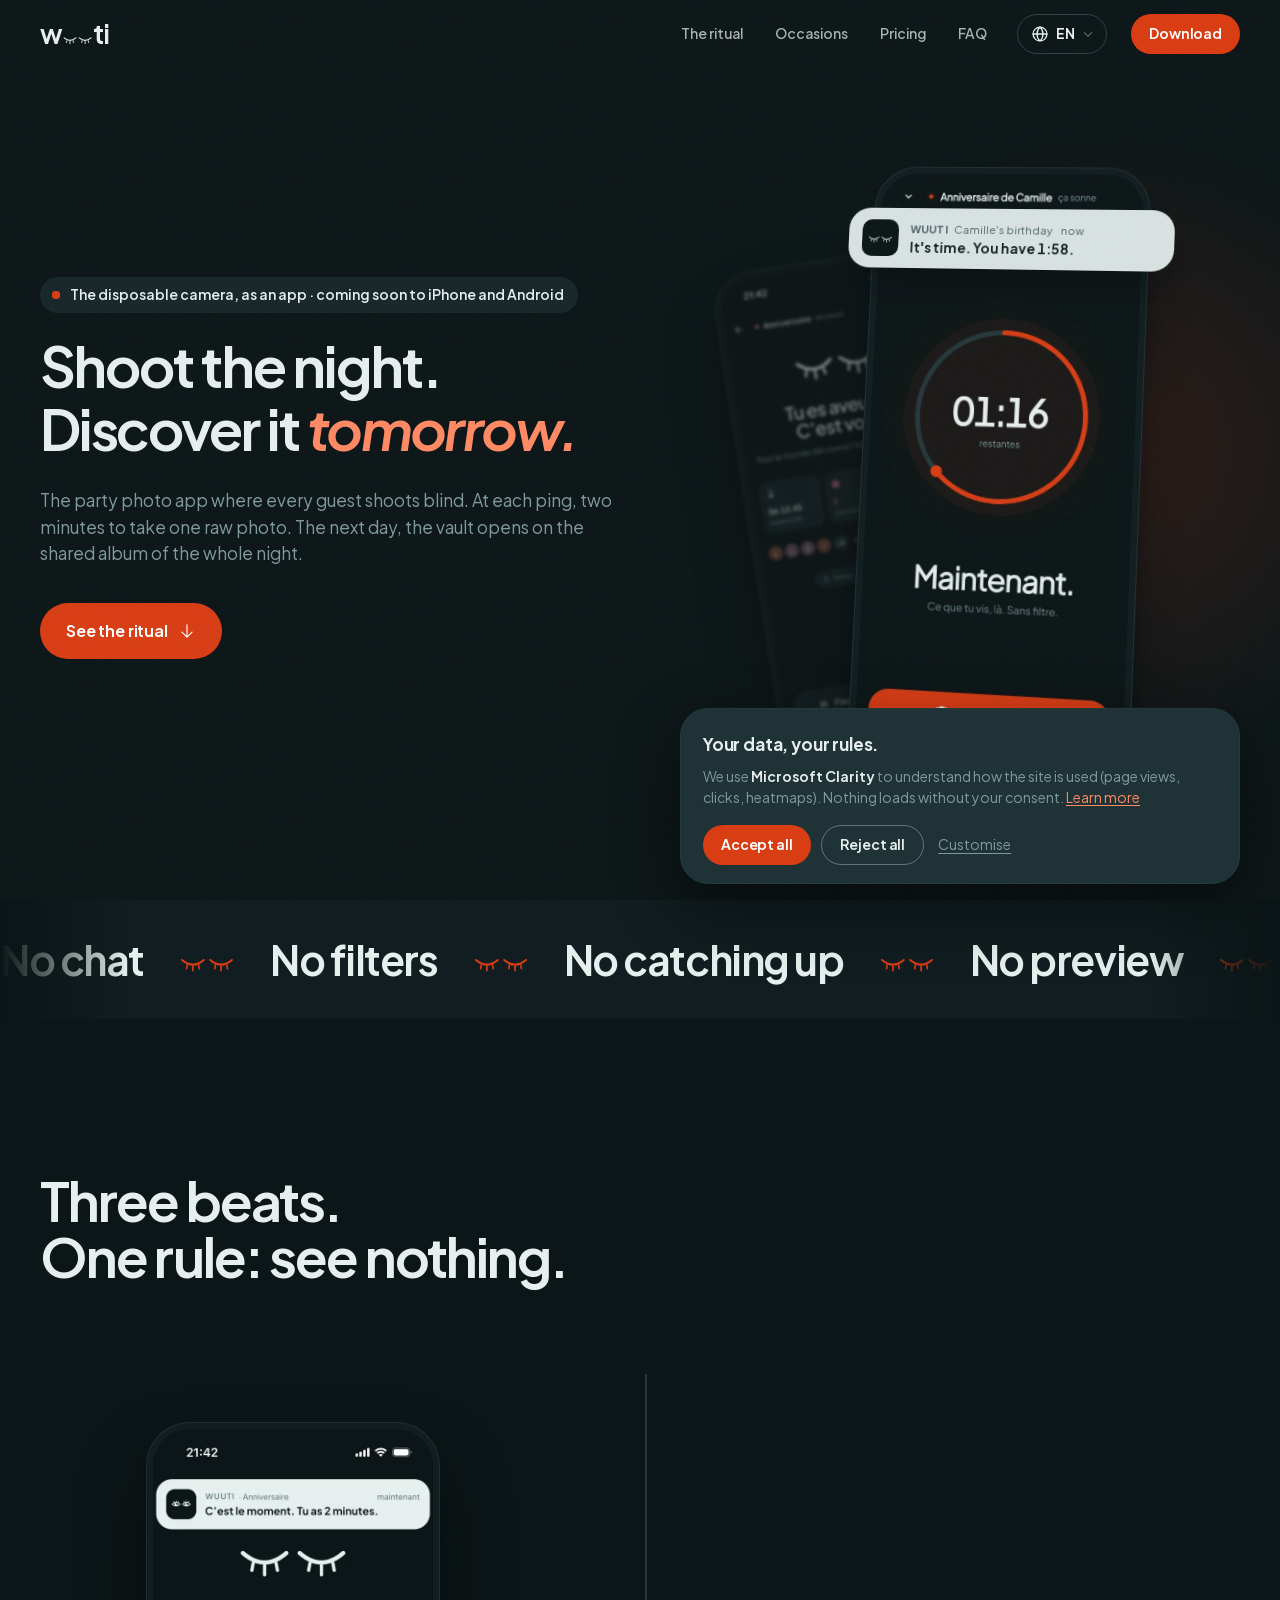
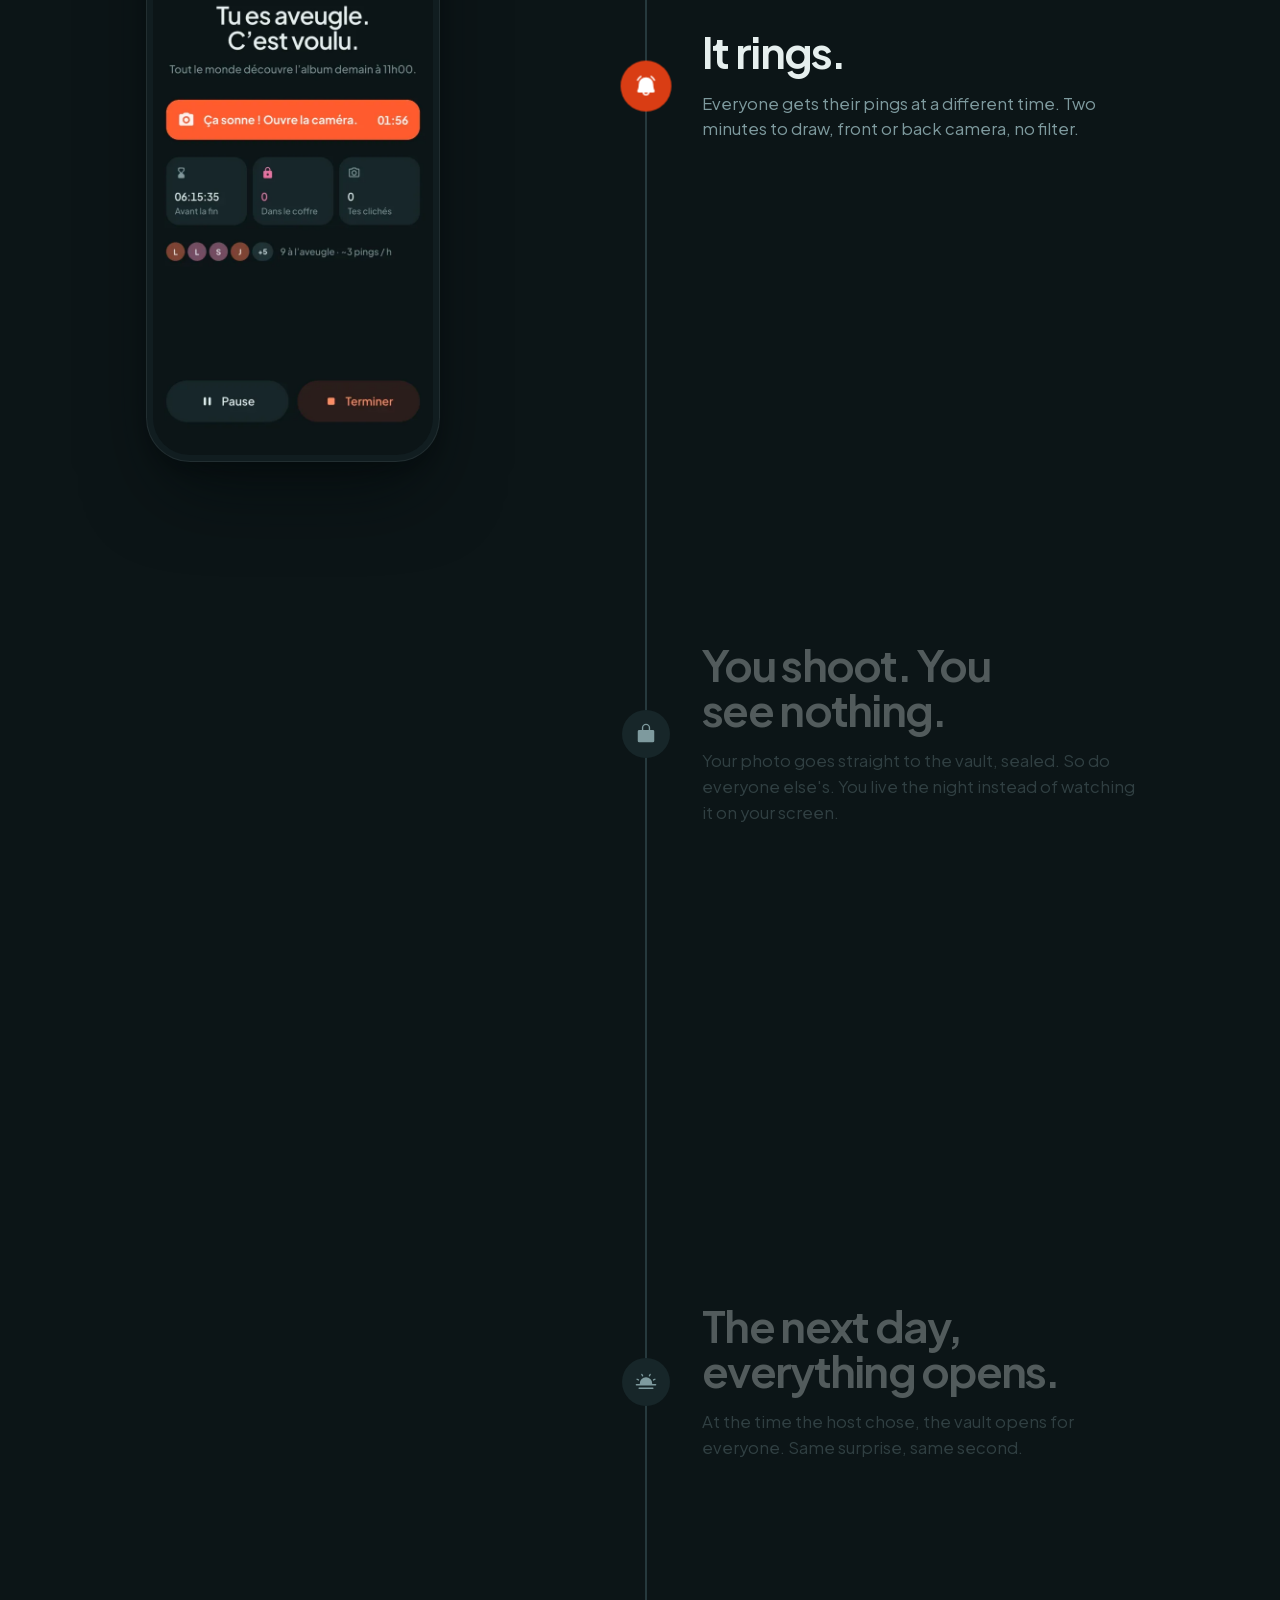
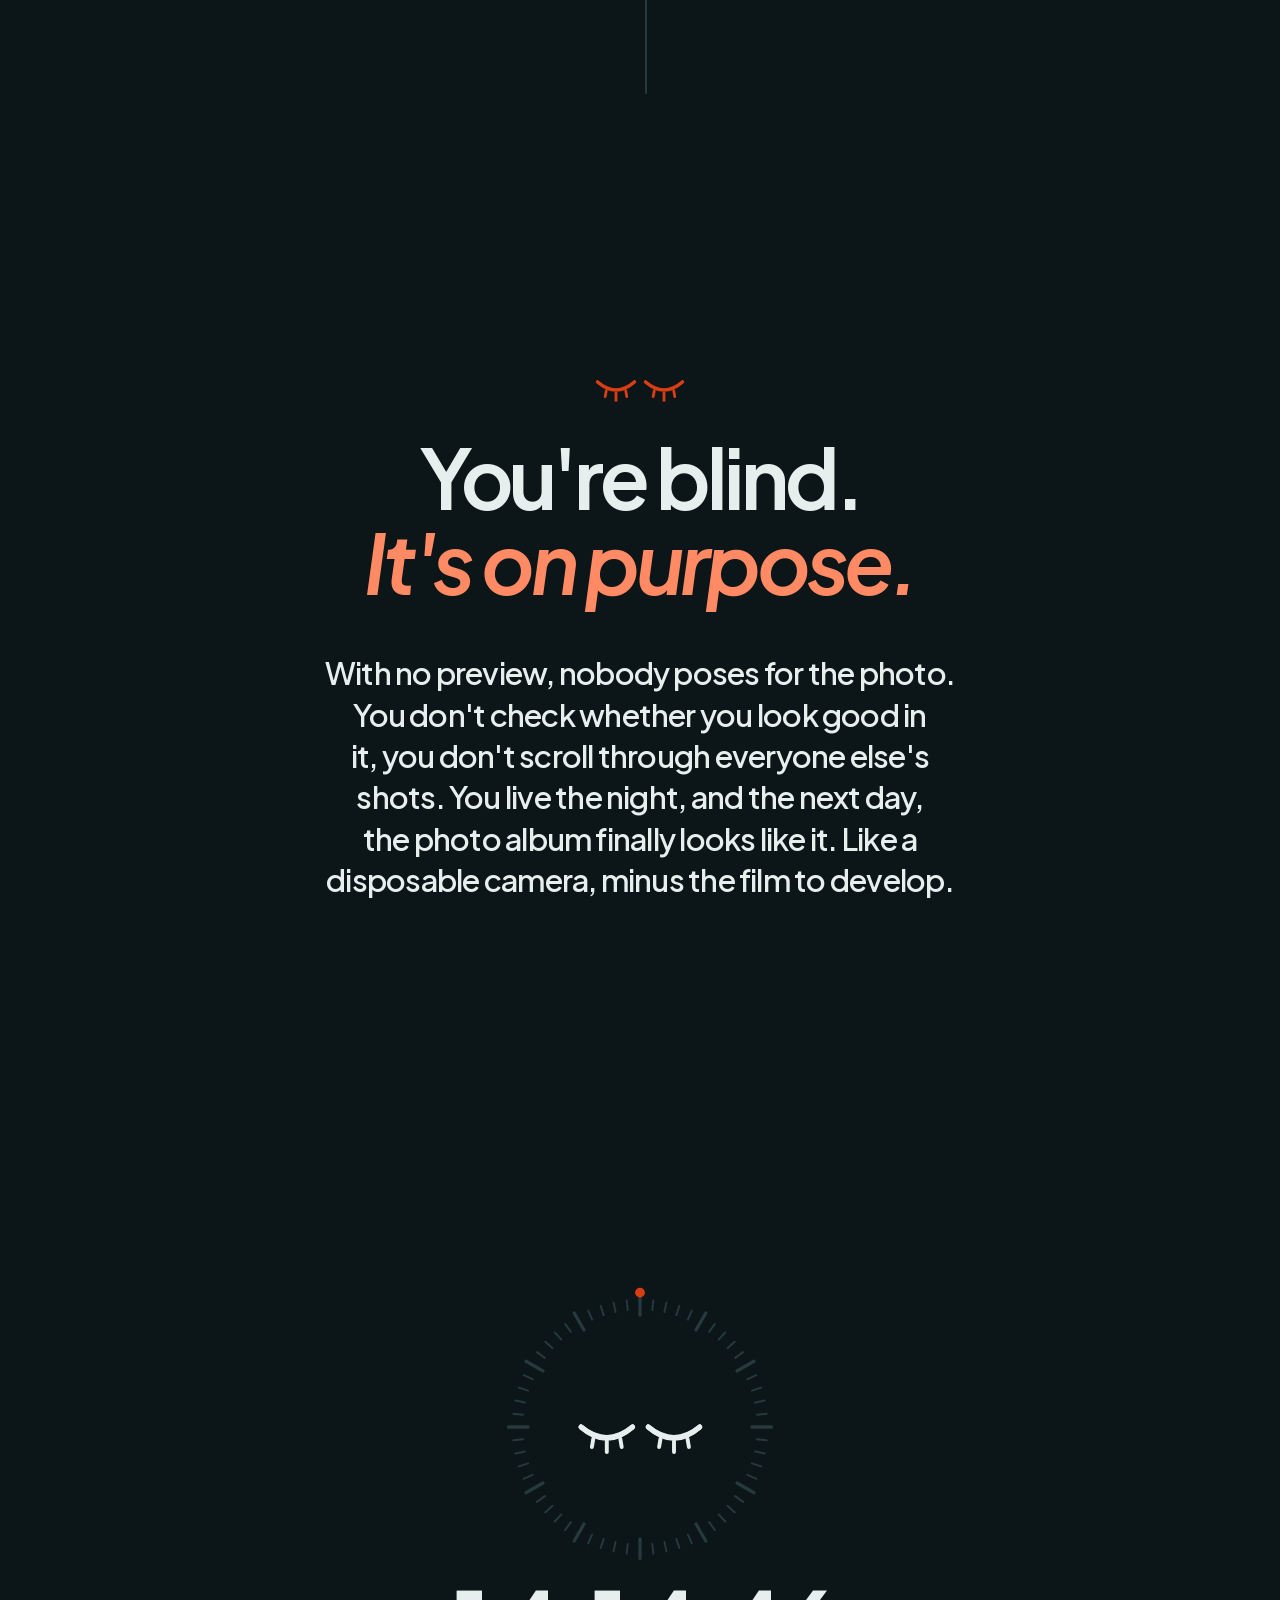
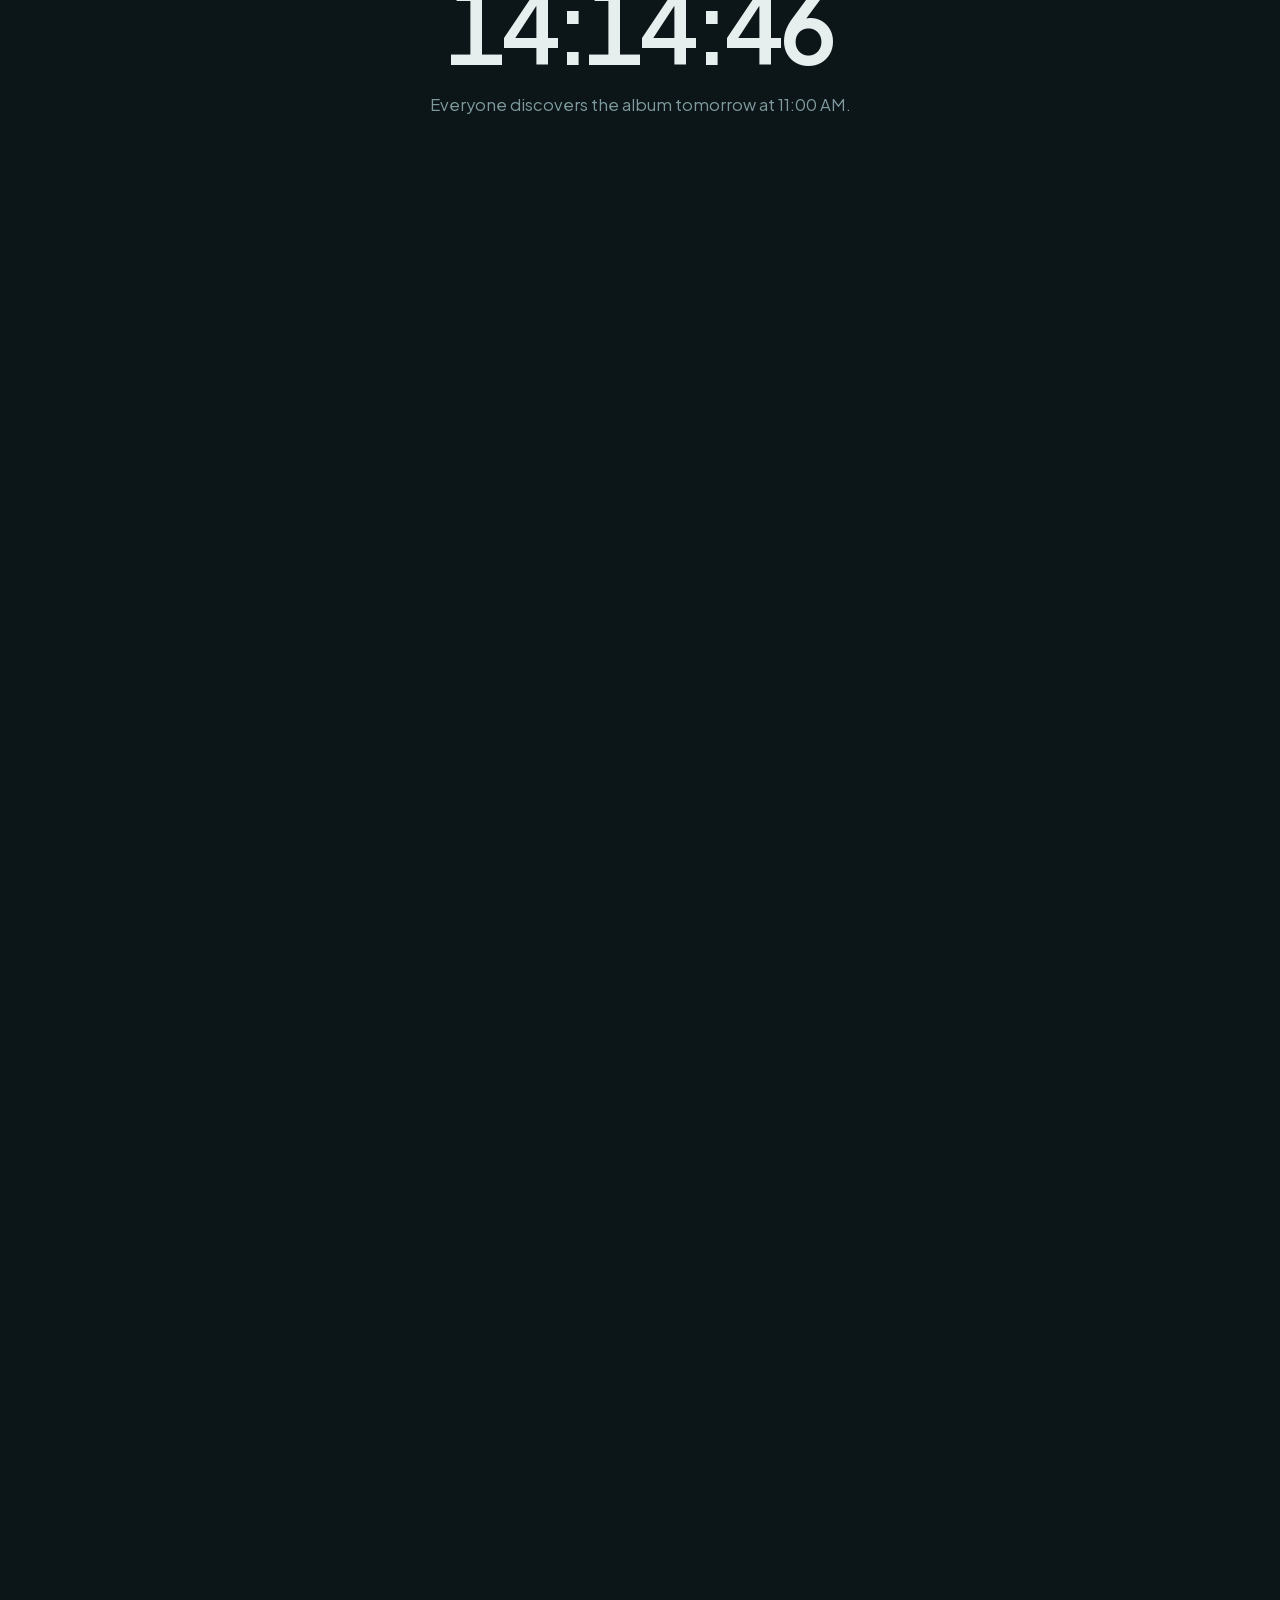
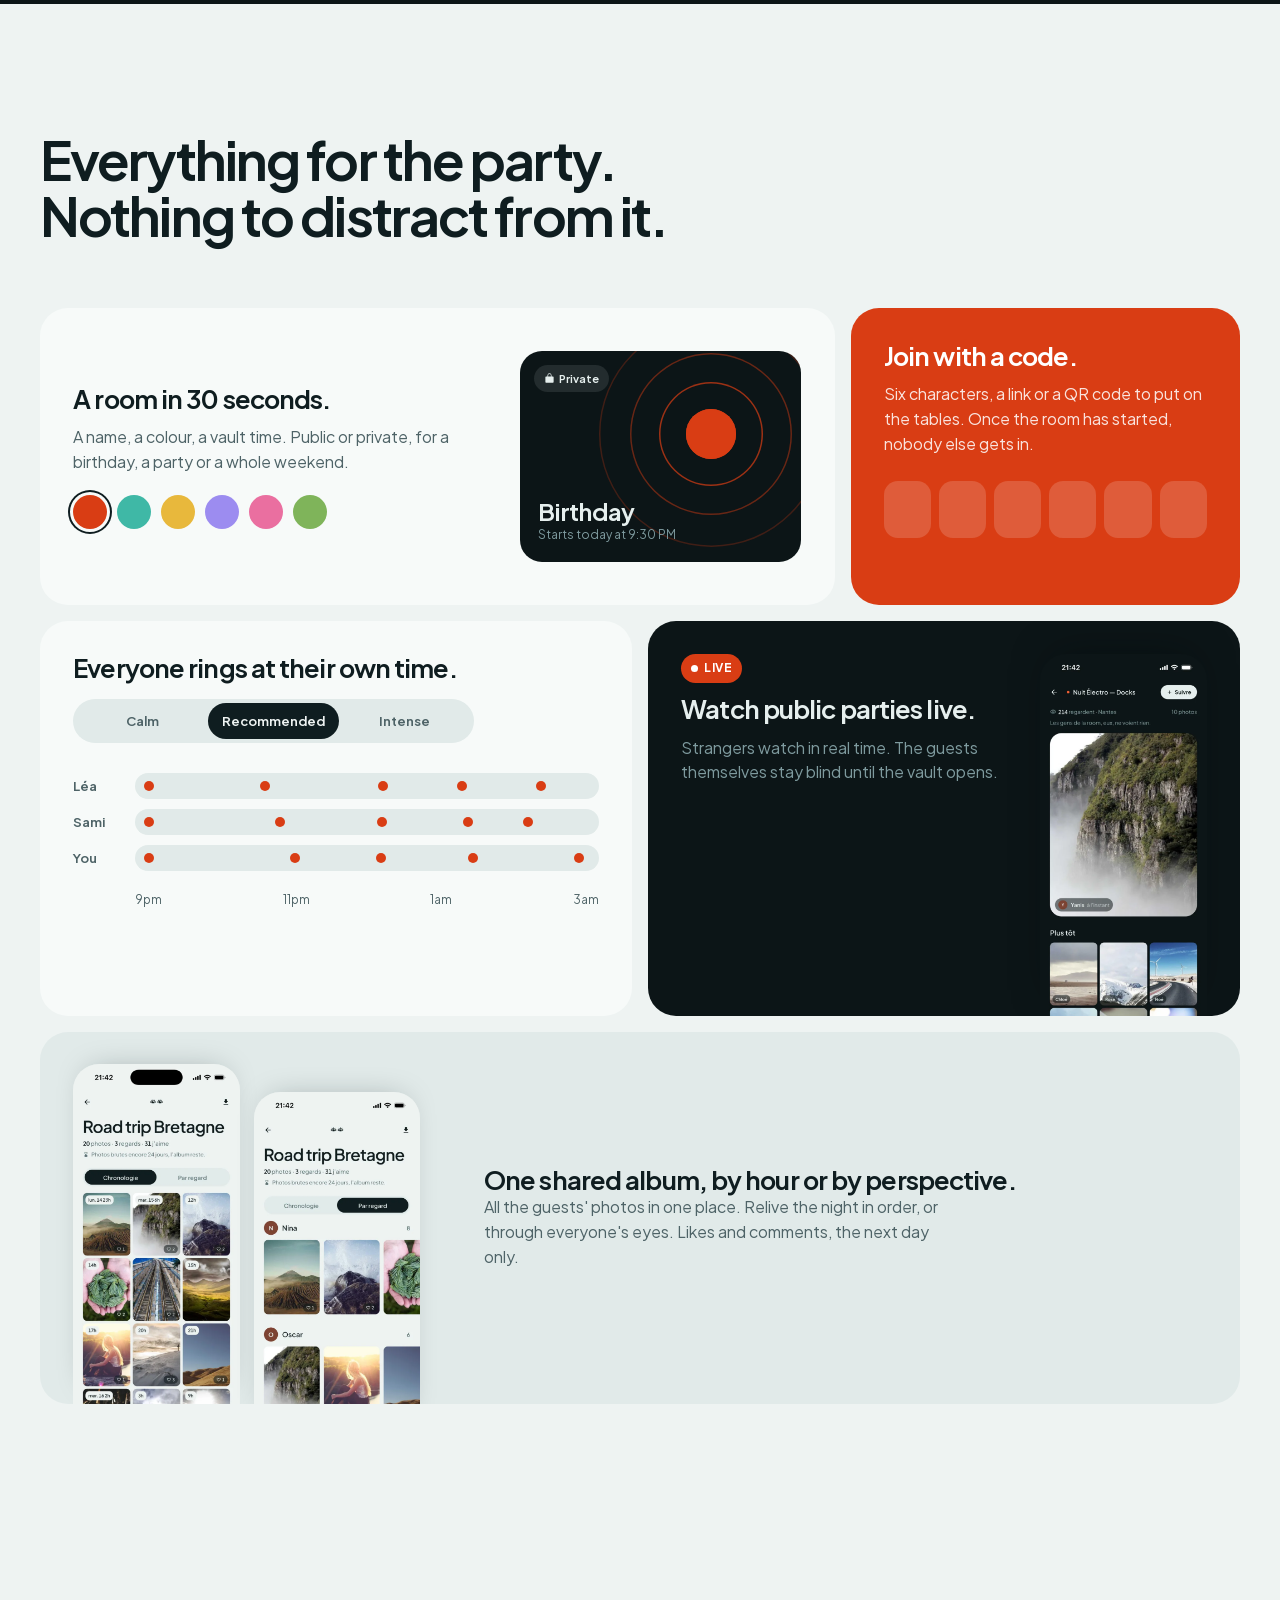
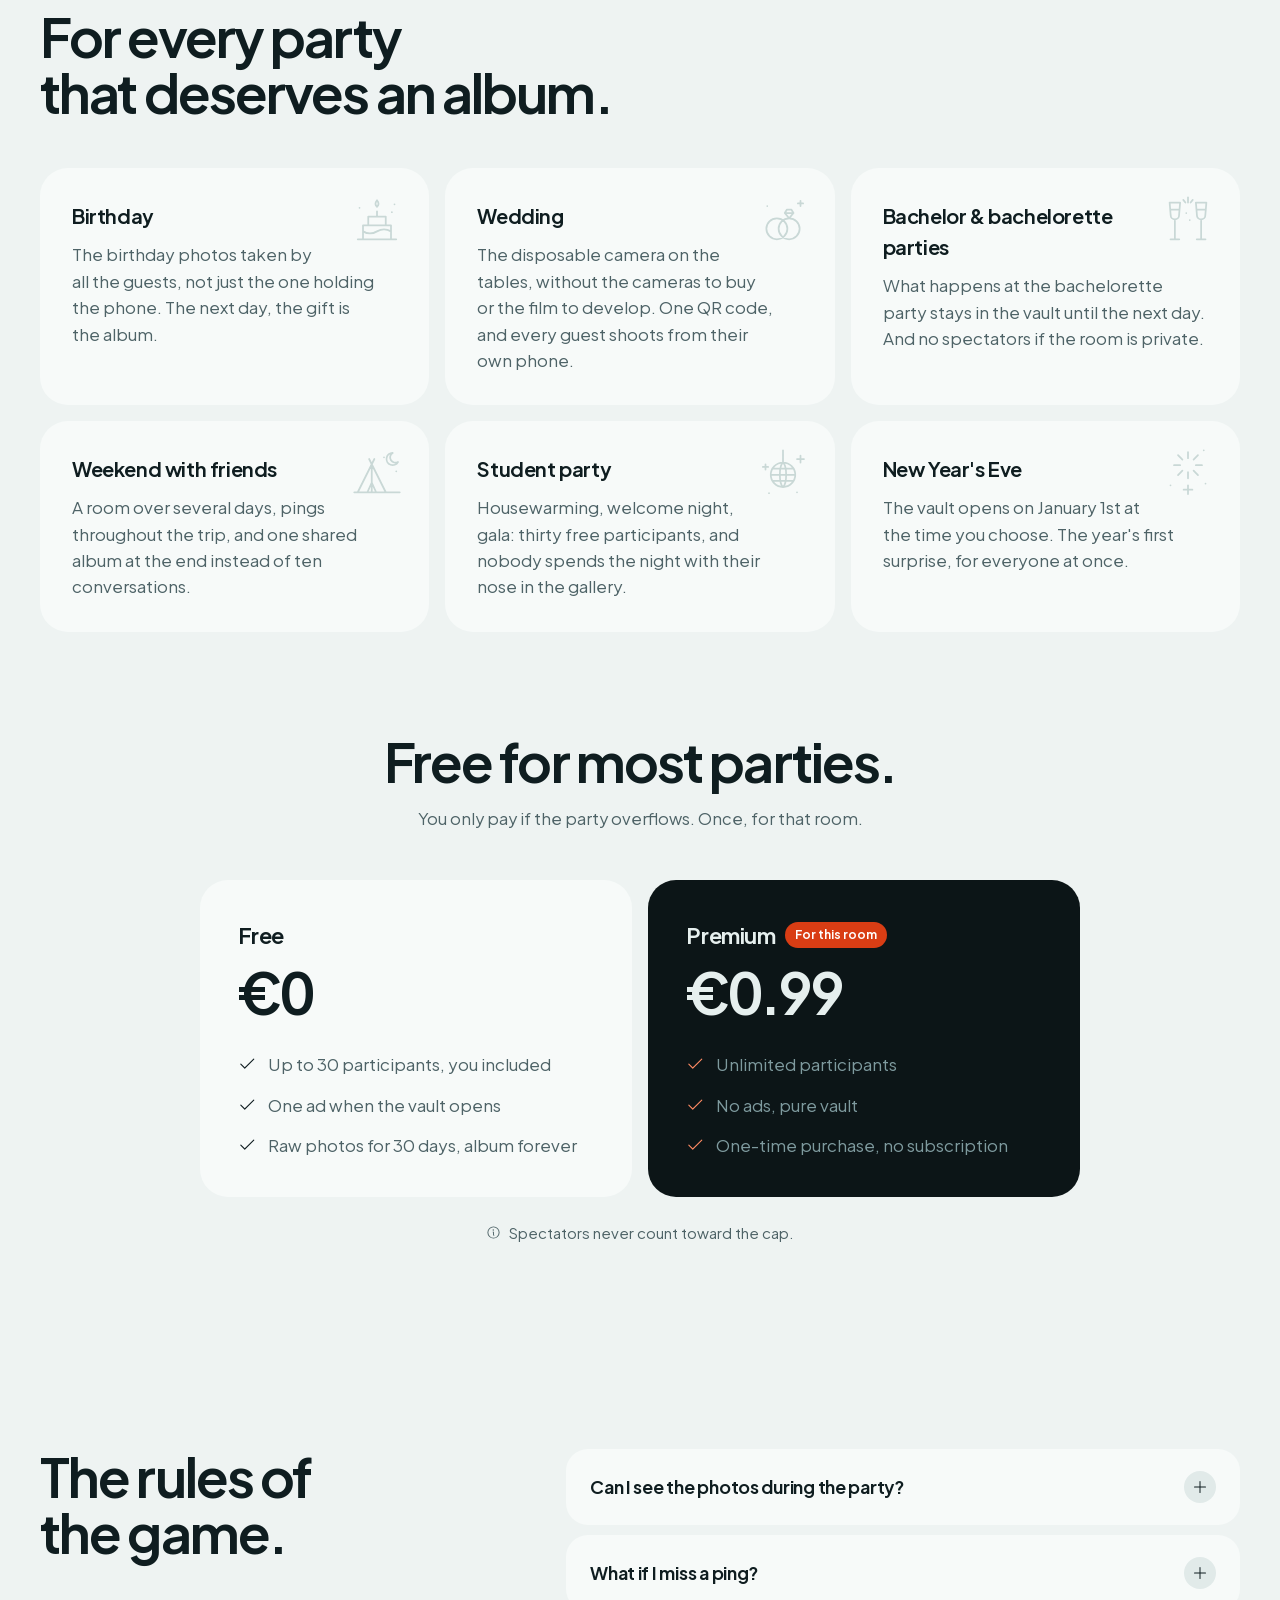
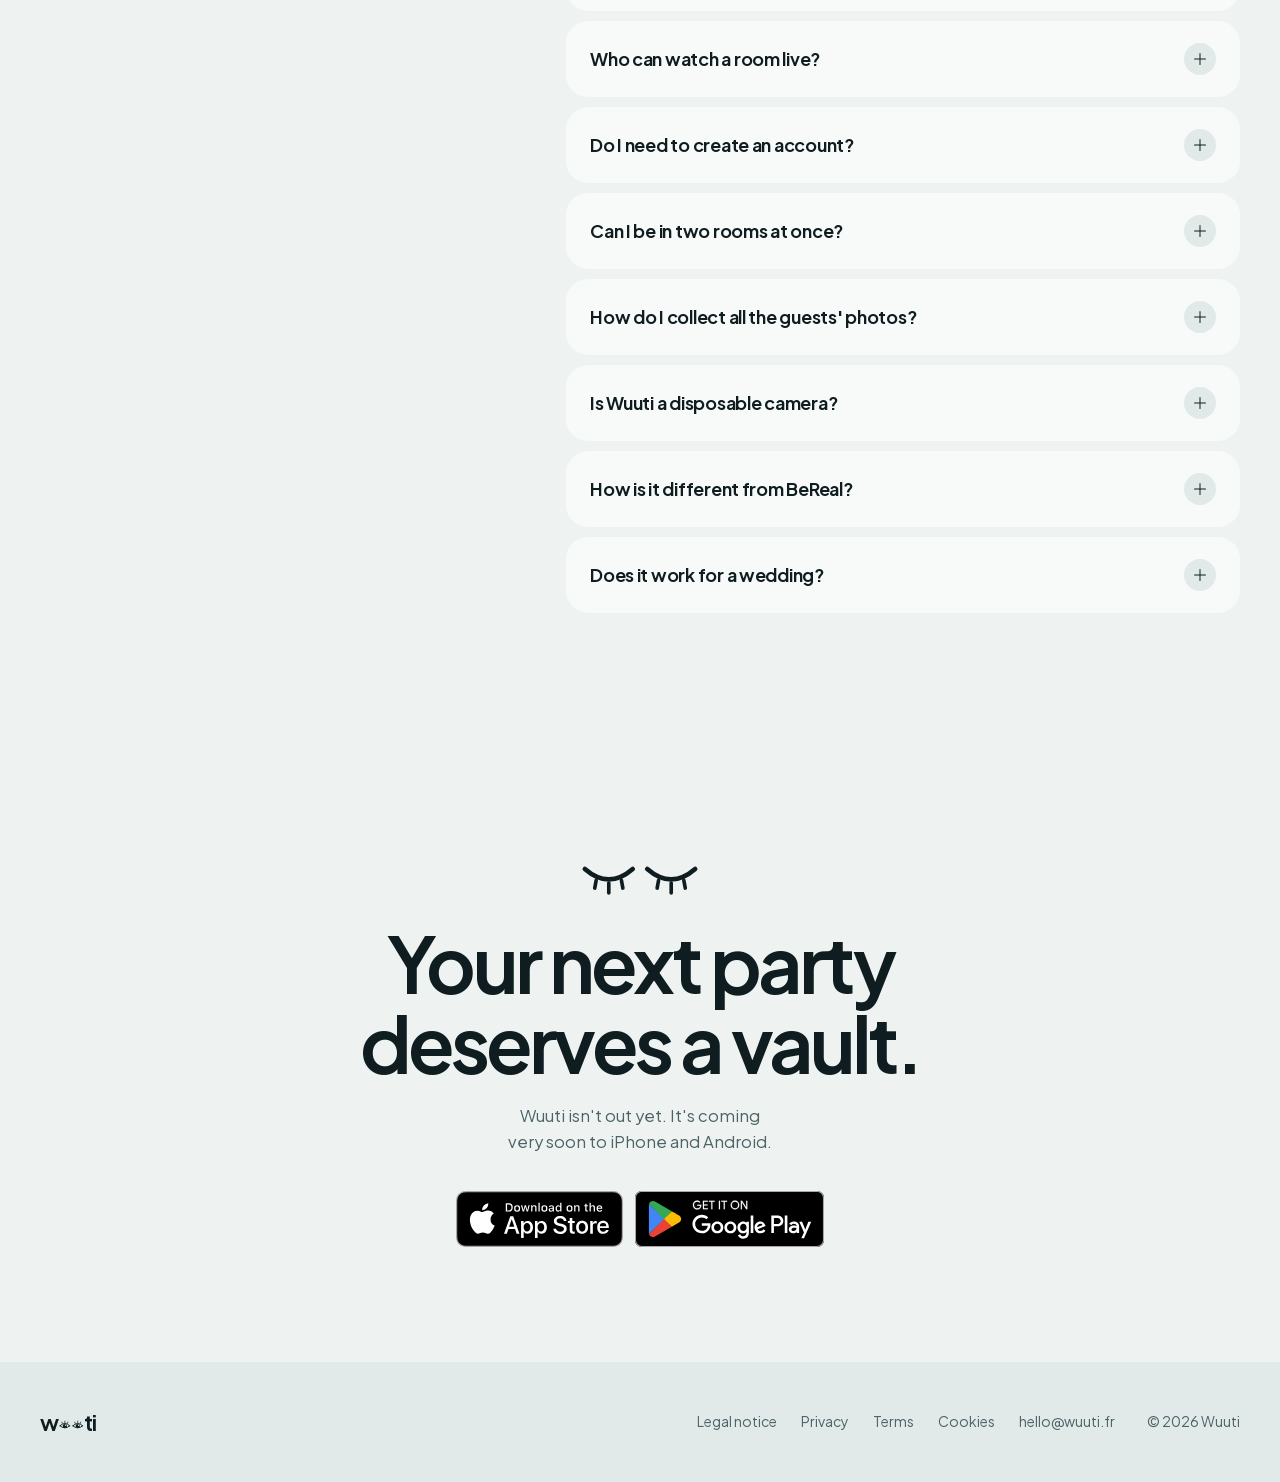
<file: index.html>
<!doctype html>
<html lang="fr">
<head>
  <meta charset="utf-8" />
  <meta name="viewport" content="width=device-width, initial-scale=1, viewport-fit=cover" />
  <title data-i18n="meta.title">Wuuti : l'appareil photo jetable de tes soirées, en appli</title>
  <meta name="description" data-i18n-attr="content:meta.description" content="Wuuti, l'appli appareil photo jetable pour soirées, anniversaires, mariages et EVJF : tes invités prennent les photos à l'aveugle, l'album photo partagé se révèle le lendemain." />
  <link rel="canonical" href="https://wuuti.fr/" />
  <meta name="robots" content="index, follow, max-image-preview:large" />
  <meta name="theme-color" content="#0C1517" />

  <meta property="og:type" content="website" />
  <meta property="og:site_name" content="Wuuti" />
  <meta property="og:locale" content="fr_FR" />
  <meta property="og:url" content="https://wuuti.fr/" />
  <meta property="og:title" data-i18n-attr="content:meta.title" content="Wuuti : l'appareil photo jetable de tes soirées, en appli" />
  <meta property="og:description" data-i18n-attr="content:meta.og" content="Shoote la soirée. Découvre-la demain. Les photos de tous tes invités, sans aperçu, réunies dans un album partagé qui s'ouvre le lendemain." />
  <meta property="og:image" content="https://wuuti.fr/assets/og.jpg" />
  <meta property="og:image:width" content="1200" />
  <meta property="og:image:height" content="630" />
  <meta property="og:image:alt" data-i18n-attr="content:meta.ogAlt" content="Wuuti : Shoote la soirée. Découvre-la demain. L'app photo de soirée, à l'aveugle." />
  <meta name="twitter:card" content="summary_large_image" />
  <meta name="twitter:title" data-i18n-attr="content:meta.title" content="Wuuti : l'appareil photo jetable de tes soirées, en appli" />
  <meta name="twitter:description" data-i18n-attr="content:meta.twitter" content="Shoote la soirée. Découvre-la demain." />
  <meta name="twitter:image" content="https://wuuti.fr/assets/og.jpg" />

  <script type="application/ld+json">
{
  "@context": "https://schema.org",
  "@graph": [
    {
      "@type": "WebSite",
      "@id": "https://wuuti.fr/#site",
      "url": "https://wuuti.fr/",
      "name": "Wuuti",
      "inLanguage": "fr-FR"
    },
    {
      "@type": "Organization",
      "@id": "https://wuuti.fr/#org",
      "name": "Wuuti",
      "url": "https://wuuti.fr/",
      "logo": "https://wuuti.fr/assets/icon.png"
    },
    {
      "@type": "MobileApplication",
      "name": "Wuuti",
      "operatingSystem": "iOS, Android",
      "applicationCategory": "PhotographyApplication",
      "description": "Wuuti, l'appli appareil photo jetable pour soirées, anniversaires, mariages et EVJF : tes invités prennent les photos à l'aveugle, l'album photo partagé se révèle le lendemain.",
      "keywords": "appareil photo jetable, application photo soirée, album photo partagé, photos invités mariage, photo anniversaire, EVJF, alternative BeReal",
      "featureList": ["Pings photo aléatoires pour chaque invité", "Photos sans aperçu ni filtre", "Album photo partagé révélé le lendemain", "Room privée ou publique, code, lien ou QR", "Album trié par heure ou par invité"],
      "inLanguage": "fr-FR",
      "image": "https://wuuti.fr/assets/og.jpg",
      "publisher": {
        "@id": "https://wuuti.fr/#org"
      },
      "screenshot": [
        "https://wuuti.fr/assets/screens/23-ping-camera.webp",
        "https://wuuti.fr/assets/screens/21-live.webp",
        "https://wuuti.fr/assets/screens/29-coffre-ouvert.webp"
      ],
      "offers": [
        {
          "@type": "Offer",
          "name": "Gratuite",
          "price": "0",
          "priceCurrency": "EUR"
        },
        {
          "@type": "Offer",
          "name": "Premium, pour une room",
          "price": "0.99",
          "priceCurrency": "EUR"
        }
      ]
    },
    {
      "@type": "FAQPage",
      "mainEntity": [
        {
          "@type": "Question",
          "name": "Je peux voir les photos pendant la soirée ?",
          "acceptedAnswer": {
            "@type": "Answer",
            "text": "Non. Personne, pas même l'hôte. Les photos restent scellées dans le coffre jusqu'à l'heure d'ouverture, le lendemain."
          }
        },
        {
          "@type": "Question",
          "name": "Et si je rate un ping ?",
          "acceptedAnswer": {
            "@type": "Answer",
            "text": "Il est perdu. Pas de rattrapage, pas de photo importée de ta galerie. C'est ce qui rend l'album honnête."
          }
        },
        {
          "@type": "Question",
          "name": "Qui peut regarder une room en direct ?",
          "acceptedAnswer": {
            "@type": "Answer",
            "text": "Seulement les rooms publiques, et jamais par leurs propres invités. Une room privée n'a pas de spectateurs."
          }
        },
        {
          "@type": "Question",
          "name": "Il faut créer un compte ?",
          "acceptedAnswer": {
            "@type": "Answer",
            "text": "Oui, un compte est nécessaire (email et mot de passe, Google, Apple ou passkey). Ton nom d'utilisateur signe tes photos, pas de profil à remplir."
          }
        },
        {
          "@type": "Question",
          "name": "Je peux être dans deux rooms à la fois ?",
          "acceptedAnswer": {
            "@type": "Answer",
            "text": "Non, une seule à la fois. Tu es à une soirée, pas à trois."
          }
        },
        {
          "@type": "Question",
          "name": "Comment récupérer les photos de tous les invités ?",
          "acceptedAnswer": {
            "@type": "Answer",
            "text": "Tu n'as rien à récupérer. Chaque photo prise dans la room part directement dans le même album partagé, qui s'ouvre pour tout le monde le lendemain. Plus besoin de relancer le groupe WhatsApp."
          }
        },
        {
          "@type": "Question",
          "name": "Wuuti, c'est un appareil photo jetable ?",
          "acceptedAnswer": {
            "@type": "Answer",
            "text": "C'est l'esprit : pas d'aperçu, pas de retouche, et on découvre les photos plus tard. Sauf qu'ici, pas de pellicule à développer ni d'appareil à distribuer : chaque invité utilise son téléphone."
          }
        },
        {
          "@type": "Question",
          "name": "Quelle différence avec BeReal ?",
          "acceptedAnswer": {
            "@type": "Answer",
            "text": "BeReal, c'est une photo par jour avec tes amis. Wuuti, c'est le temps d'un événement : chacun reçoit ses pings à un moment différent, personne ne voit rien pendant la soirée, et tout se révèle d'un coup le lendemain."
          }
        },
        {
          "@type": "Question",
          "name": "Ça marche pour un mariage ?",
          "acceptedAnswer": {
            "@type": "Answer",
            "text": "Oui. Les invités rejoignent avec un QR code sur les tables, et vous découvrez le lendemain le mariage vu par chacun d'eux. Au-delà de 30 invités, la formule Premium à 0,99 € ouvre la room sans limite."
          }
        }
      ]
    }
  ]
}
  </script>

  <link rel="icon" href="assets/favicon.png" />
  <link rel="apple-touch-icon" href="assets/apple-touch-icon.png" />
  <link rel="preload" href="assets/fonts/jakarta.woff2" as="font" type="font/woff2" crossorigin />
  <link rel="preload" href="assets/screens/23-ping-camera.webp?v=2" as="image" />
  <link rel="stylesheet" href="styles.css?v=28" />
</head>
<body>
  <!-- Icônes Phosphor (MIT), en sprite : pas de CSS ni de police externe -->
  <svg width="0" height="0" style="position:absolute" aria-hidden="true" focusable="false">
    <symbol id="i-apple-logo" viewBox="0 0 256 256"><path d="M128.23,30A40,40,0,0,1,167,0h1a8,8,0,0,1,0,16h-1a24,24,0,0,0-23.24,18,8,8,0,1,1-15.5-4ZM223.3,169.59a8.07,8.07,0,0,0-2.8-3.4C203.53,154.53,200,134.64,200,120c0-17.67,13.47-33.06,21.5-40.67a8,8,0,0,0,0-11.62C208.82,55.74,187.82,48,168,48a72.23,72.23,0,0,0-40,12.13,71.56,71.56,0,0,0-90.71,9.09A74.63,74.63,0,0,0,16,123.4a127,127,0,0,0,40.14,89.73A39.8,39.8,0,0,0,83.59,224h87.68a39.84,39.84,0,0,0,29.12-12.57,125,125,0,0,0,17.82-24.6C225.23,174,224.33,172,223.3,169.59Z"/></symbol>
    <symbol id="i-arrow-down" viewBox="0 0 256 256"><path d="M205.66,149.66l-72,72a8,8,0,0,1-11.32,0l-72-72a8,8,0,0,1,11.32-11.32L120,196.69V40a8,8,0,0,1,16,0V196.69l58.34-58.35a8,8,0,0,1,11.32,11.32Z"/></symbol>
    <symbol id="i-bell-ringing" viewBox="0 0 256 256"><path d="M224,71.1a8,8,0,0,1-10.78-3.42,94.13,94.13,0,0,0-33.46-36.91,8,8,0,1,1,8.54-13.54,111.46,111.46,0,0,1,39.12,43.09A8,8,0,0,1,224,71.1ZM35.71,72a8,8,0,0,0,7.1-4.32A94.13,94.13,0,0,1,76.27,30.77a8,8,0,1,0-8.54-13.54A111.46,111.46,0,0,0,28.61,60.32,8,8,0,0,0,35.71,72Zm186.1,103.94A16,16,0,0,1,208,200H167.2a40,40,0,0,1-78.4,0H48a16,16,0,0,1-13.79-24.06C43.22,160.39,48,138.28,48,112a80,80,0,0,1,160,0C208,138.27,212.78,160.38,221.81,175.94ZM150.62,200H105.38a24,24,0,0,0,45.24,0Z"/></symbol>
    <symbol id="i-check-circle" viewBox="0 0 256 256"><path d="M128,24A104,104,0,1,0,232,128,104.11,104.11,0,0,0,128,24Zm45.66,85.66-56,56a8,8,0,0,1-11.32,0l-24-24a8,8,0,0,1,11.32-11.32L112,148.69l50.34-50.35a8,8,0,0,1,11.32,11.32Z"/></symbol>
    <symbol id="i-check" viewBox="0 0 256 256"><path d="M229.66,77.66l-128,128a8,8,0,0,1-11.32,0l-56-56a8,8,0,0,1,11.32-11.32L96,188.69,218.34,66.34a8,8,0,0,1,11.32,11.32Z"/></symbol>
    <symbol id="i-google-play-logo" viewBox="0 0 256 256"><path d="M239.82,114.18,72,18.16a16,16,0,0,0-16.12,0A15.68,15.68,0,0,0,48,31.87V224.13a15.68,15.68,0,0,0,7.92,13.67,16,16,0,0,0,16.12,0l167.78-96a15.76,15.76,0,0,0,0-27.64ZM160,139.31l18.92,18.92-88.5,50.66ZM90.4,47.1l88.53,50.67L160,116.69ZM193.31,150l-22-22,22-22,38.43,22Z"/></symbol>
    <symbol id="i-caret-down" viewBox="0 0 256 256"><path d="M213.66,101.66l-80,80a8,8,0,0,1-11.32,0l-80-80A8,8,0,0,1,53.66,90.34L128,164.69l74.34-74.35a8,8,0,0,1,11.32,11.32Z"/></symbol>
    <symbol id="i-globe" viewBox="0 0 24 24"><g fill="none" stroke="currentColor" stroke-width="1.7" stroke-linecap="round" stroke-linejoin="round"><circle cx="12" cy="12" r="9.25"/><path d="M2.75 12h18.5"/><path d="M12 2.75c2.6 2.5 4 5.7 4 9.25s-1.4 6.75-4 9.25c-2.6-2.5-4-5.7-4-9.25s1.4-6.75 4-9.25Z"/></g></symbol>
    <symbol id="i-info" viewBox="0 0 256 256"><path d="M128,24A104,104,0,1,0,232,128,104.11,104.11,0,0,0,128,24Zm0,192a88,88,0,1,1,88-88A88.1,88.1,0,0,1,128,216Zm16-40a8,8,0,0,1-8,8,16,16,0,0,1-16-16V128a8,8,0,0,1,0-16,16,16,0,0,1,16,16v40A8,8,0,0,1,144,176ZM112,84a12,12,0,1,1,12,12A12,12,0,0,1,112,84Z"/></symbol>
    <symbol id="i-lock-simple" viewBox="0 0 256 256"><path d="M208,80H176V56a48,48,0,0,0-96,0V80H48A16,16,0,0,0,32,96V208a16,16,0,0,0,16,16H208a16,16,0,0,0,16-16V96A16,16,0,0,0,208,80ZM96,56a32,32,0,0,1,64,0V80H96Z"/></symbol>
    <symbol id="i-plus" viewBox="0 0 256 256"><path d="M224,128a8,8,0,0,1-8,8H136v80a8,8,0,0,1-16,0V136H40a8,8,0,0,1,0-16h80V40a8,8,0,0,1,16,0v80h80A8,8,0,0,1,224,128Z"/></symbol>
    <symbol id="i-sun-horizon" viewBox="0 0 256 256"><path d="M248,160a8,8,0,0,1-8,8H16a8,8,0,0,1,0-16H56.45a73.54,73.54,0,0,1-.45-8,72,72,0,0,1,144,0,73.54,73.54,0,0,1-.45,8H240A8,8,0,0,1,248,160Zm-40,32H48a8,8,0,0,0,0,16H208a8,8,0,0,0,0-16ZM80.84,59.58a8,8,0,0,0,14.32-7.16l-8-16a8,8,0,0,0-14.32,7.16ZM20.42,103.16l16,8a8,8,0,1,0,7.16-14.31l-16-8a8,8,0,1,0-7.16,14.31ZM216,112a8,8,0,0,0,3.57-.84l16-8a8,8,0,1,0-7.16-14.31l-16,8A8,8,0,0,0,216,112ZM164.42,63.16a8,8,0,0,0,10.74-3.58l8-16a8,8,0,0,0-14.32-7.16l-8,16A8,8,0,0,0,164.42,63.16Z"/></symbol>
  </svg>
  <a class="skip" href="#main" data-i18n="skip">Aller au contenu</a>

  <!-- NAV -->
  <header class="nav" data-nav>
    <div class="container nav__inner">
      <a href="#top" class="wordmark">
        w<span class="eyes" data-eyes data-eyes-logo><span class="sr">uu</span></span>ti
      </a>
      <nav class="nav__links" aria-label="Sections" data-i18n-attr="aria-label:nav.aria">
        <a href="#rituel" data-i18n="nav.ritual">Le rituel</a>
        <a href="#occasions" data-i18n="nav.occasions">Occasions</a>
        <a href="#tarifs" data-i18n="nav.pricing">Tarifs</a>
        <a href="#questions" data-i18n="nav.faq">Questions</a>
      </nav>
      <div class="lang" data-lang>
        <button type="button" class="lang__btn" aria-haspopup="listbox" aria-expanded="false" data-lang-btn>
          <svg class="icon lang__globe" aria-hidden="true"><use href="#i-globe"/></svg>
          <span class="sr" data-i18n="nav.language">Langue</span>
          <span class="lang__code" data-lang-code>FR</span>
          <svg class="icon lang__caret" aria-hidden="true"><use href="#i-caret-down"/></svg>
        </button>
        <!-- liste construite par i18n.js -->
        <ul class="lang__menu" role="listbox" tabindex="-1" data-lang-menu data-i18n-attr="aria-label:nav.language"></ul>
      </div>
      <a href="#obtenir" class="btn btn--ember btn--sm" data-magnetic>
        <span data-i18n="nav.cta">Téléchargement</span>
      </a>
    </div>
  </header>

  <main id="main">

    <!-- HERO -->
    <section class="hero" id="top">
      <div class="hero__sentinel" data-hero-sentinel></div>
      <div class="container hero__grid">
        <div class="hero__copy">
          <p class="soon reveal-load">
            <span class="soon__dot" aria-hidden="true"></span>
            <span data-i18n="hero.soon">L'appareil photo jetable, en appli · bientôt sur iPhone et Android</span>
          </p>
          <h1 class="hero__title">
            <span class="line"><span data-i18n="hero.title1">Shoote la soirée.</span></span>
            <span class="line"><span data-i18n-html="hero.title2">Découvre-la <em>demain.</em></span></span>
          </h1>
          <p class="hero__sub reveal-load" style="--d: 120ms" data-i18n="hero.sub">
            L'appli photo de soirée où chaque invité shoote à l'aveugle. À chaque ping, deux minutes pour une photo brute. Le lendemain, le coffre s'ouvre sur l'album partagé de toute la soirée.
          </p>
          <div class="hero__ctas reveal-load" style="--d: 200ms">
            <a href="#rituel" class="btn btn--ember btn--lg" data-magnetic>
              <span data-i18n="hero.cta">Voir le rituel</span>
              <svg class="icon btn__arrow btn__arrow--down" aria-hidden="true"><use href="#i-arrow-down"/></svg>
            </a>
          </div>
        </div>

        <div class="hero__visual reveal-load" style="--d: 80ms" data-tilt>
          <div class="ping-rings" data-rings aria-hidden="true">
            <span></span><span></span><span></span>
          </div>
          <div class="phone phone--back" aria-hidden="true">
            <img src="assets/screens/21-live.webp" alt="" width="600" height="1305" loading="eager" />
          </div>
          <div class="phone phone--front">
            <img src="assets/screens/23-ping-camera.webp?v=2" alt="Appli photo de soirée Wuuti : un ping sonne, il reste 1 minute 16 pour prendre la photo." data-i18n-attr="alt:hero.alt" width="600" height="1305" fetchpriority="high" />
            <div class="notif" data-notif aria-hidden="true">
              <span class="notif__icon"><span class="eyes eyes--xs" data-eyes="static" aria-hidden="true"></span></span>
              <span class="notif__body">
                <span class="notif__meta" data-i18n-html="notif.meta"><b>WUUTI</b> Anniversaire de Camille <span class="notif__now">maintenant</span></span>
                <span class="notif__text" data-i18n-html="notif.text">C'est le moment. Tu as <span class="tabular" data-notif-count>2:00</span>.</span>
              </span>
            </div>
          </div>
        </div>
      </div>
    </section>

    <!-- MARQUEE : les règles -->
    <div class="marquee">
      <div class="marquee__track">
        <div class="marquee__group">
          <span data-i18n="marquee.chat">Pas de chat</span><span class="eyes eyes--mq" data-eyes="static" aria-hidden="true"></span>
          <span data-i18n="marquee.filter">Pas de filtre</span><span class="eyes eyes--mq" data-eyes="static" aria-hidden="true"></span>
          <span data-i18n="marquee.catchup">Pas de rattrapage</span><span class="eyes eyes--mq" data-eyes="static" aria-hidden="true"></span>
          <span data-i18n="marquee.preview">Pas d'aperçu</span><span class="eyes eyes--mq" data-eyes="static" aria-hidden="true"></span>
        </div>
        <div class="marquee__group" aria-hidden="true">
          <span data-i18n="marquee.chat">Pas de chat</span><span class="eyes eyes--mq" data-eyes="static" aria-hidden="true"></span>
          <span data-i18n="marquee.filter">Pas de filtre</span><span class="eyes eyes--mq" data-eyes="static" aria-hidden="true"></span>
          <span data-i18n="marquee.catchup">Pas de rattrapage</span><span class="eyes eyes--mq" data-eyes="static" aria-hidden="true"></span>
          <span data-i18n="marquee.preview">Pas d'aperçu</span><span class="eyes eyes--mq" data-eyes="static" aria-hidden="true"></span>
        </div>
      </div>
    </div>

    <!-- LE RITUEL : sticky scroll -->
    <section class="ritual" id="rituel">
      <div class="container">
        <h2 class="section-title reveal" data-i18n-html="ritual.title">Trois temps.<br />Une seule règle : ne rien voir.</h2>
        <div class="ritual__grid">
          <div class="ritual__stage" aria-hidden="true">
            <div class="phone phone--stage">
              <img class="is-active" data-ritual-img="0" src="assets/screens/22-ping-notif.webp?v=2" alt="" width="600" height="1305" loading="lazy" />
              <img data-ritual-img="1" src="assets/screens/21-live.webp" alt="" width="600" height="1305" loading="lazy" />
              <img data-ritual-img="2" src="assets/screens/29-coffre-ouvert.webp" alt="" width="600" height="1305" loading="lazy" />
            </div>
          </div>
          <ol class="ritual__steps">
            <li class="ritual__step is-active" data-ritual-step="0">
              <span class="ritual__icon"><svg class="icon" aria-hidden="true"><use href="#i-bell-ringing"/></svg></span>
              <h3 data-i18n="ritual.1.title">Ça sonne.</h3>
              <p data-i18n="ritual.1.text">Chacun reçoit ses pings à un moment différent. Deux minutes pour dégainer, caméra avant ou arrière, sans filtre.</p>
              <img class="ritual__inline" src="assets/screens/22-ping-notif.webp?v=2" alt="Notification Wuuti : c'est le moment, tu as 2 minutes." data-i18n-attr="alt:ritual.1.alt" width="600" height="1305" loading="lazy" />
            </li>
            <li class="ritual__step" data-ritual-step="1">
              <span class="ritual__icon"><svg class="icon" aria-hidden="true"><use href="#i-lock-simple"/></svg></span>
              <h3 data-i18n="ritual.2.title">Tu shootes. Tu ne vois rien.</h3>
              <p data-i18n="ritual.2.text">Ta photo file au coffre, scellée. Celles des autres aussi. Tu vis la soirée au lieu de la regarder sur ton écran.</p>
              <img class="ritual__inline" src="assets/screens/21-live.webp" alt="Écran Wuuti pendant la soirée : tu es aveugle, c'est voulu." data-i18n-attr="alt:ritual.2.alt" width="600" height="1305" loading="lazy" />
            </li>
            <li class="ritual__step" data-ritual-step="2">
              <span class="ritual__icon"><svg class="icon" aria-hidden="true"><use href="#i-sun-horizon"/></svg></span>
              <h3 data-i18n="ritual.3.title">Le lendemain, tout s'ouvre.</h3>
              <p data-i18n="ritual.3.text">À l'heure choisie par l'hôte, le coffre s'ouvre pour tout le monde. Même surprise, même seconde.</p>
              <img class="ritual__inline" src="assets/screens/29-coffre-ouvert.webp" alt="Écran Wuuti : le coffre est ouvert, 23 photos." data-i18n-attr="alt:ritual.3.alt" width="600" height="1305" loading="lazy" />
            </li>
          </ol>
        </div>
      </div>
    </section>

    <!-- MANIFESTE -->
    <section class="manifesto" id="aveugle">
      <div class="container manifesto__inner">
        <span class="eyes eyes--manifesto" data-eyes="static" aria-hidden="true"></span>
        <h2 class="manifesto__title reveal" data-i18n-html="manifesto.title">Tu es aveugle.<br /><em>C'est voulu.</em></h2>
        <p class="manifesto__text" data-words data-i18n="manifesto.text">Sans aperçu, personne ne pose pour la photo. Tu ne vérifies pas si tu es bien dessus, tu ne fais pas défiler les clichés des autres. Tu vis la soirée, et le lendemain, l'album photo lui ressemble enfin. Comme un appareil jetable, sans la pellicule à développer.</p>
      </div>
    </section>

    <!-- LE COFFRE : bascule nuit / jour -->
    <section class="vault" id="coffre" data-vault>
      <div class="vault__stage">
        <div class="vault__photos" aria-hidden="true" data-vault-photos></div>

        <div class="vault__center">
          <div class="vault__dial" aria-hidden="true">
            <svg viewBox="0 0 200 200" class="vault__ticks"></svg>
            <span class="eyes eyes--vault" data-eyes data-eyes-vault></span>
          </div>
          <div class="vault__sealed">
            <p class="vault__time tabular" data-vault-countdown>--:--:--</p>
            <p class="vault__caption" data-i18n="vault.sealed">Tout le monde découvre l'album demain à 11h00.</p>
          </div>
          <div class="vault__open">
            <h2 class="vault__title" data-i18n="vault.title">Le coffre est ouvert.</h2>
            <p class="vault__caption" data-i18n="vault.open">Tout le monde découvre l'album en même temps. Personne n'a triché, même pas l'hôte.</p>
          </div>
        </div>
      </div>
      <div class="vault__trigger" data-vault-trigger aria-hidden="true"></div>
    </section>

    <!-- BENTO (jour) -->
    <section class="features day" id="fonctions" data-day>
      <div class="container">
        <h2 class="section-title reveal" data-i18n-html="features.title">Tout pour la soirée.<br />Rien pour la distraire.</h2>

        <div class="bento">
          <!-- 1. Créer -->
          <article class="cell cell--create reveal">
            <div class="cell__text">
              <h3 data-i18n="create.title">Une room en 30 secondes.</h3>
              <p data-i18n="create.text">Un nom, une couleur, une heure de coffre. Publique ou privée, pour un anniversaire, une soirée ou tout un week-end.</p>
              <div class="swatches" role="radiogroup" aria-label="Couleur de la room" data-i18n-attr="aria-label:create.colors" data-swatches>
                <button role="radio" aria-checked="true" aria-label="Braise" data-i18n-attr="aria-label:swatch.ember" style="--c:#D93D14"></button>
                <button role="radio" aria-checked="false" aria-label="Lagune" data-i18n-attr="aria-label:swatch.lagoon" style="--c:#3FB8A6"></button>
                <button role="radio" aria-checked="false" aria-label="Soleil" data-i18n-attr="aria-label:swatch.sun" style="--c:#E8B83C"></button>
                <button role="radio" aria-checked="false" aria-label="Lilas" data-i18n-attr="aria-label:swatch.lilac" style="--c:#9C8CF0"></button>
                <button role="radio" aria-checked="false" aria-label="Pivoine" data-i18n-attr="aria-label:swatch.peony" style="--c:#EA6FA0"></button>
                <button role="radio" aria-checked="false" aria-label="Mousse" data-i18n-attr="aria-label:swatch.moss" style="--c:#7FB45A"></button>
              </div>
            </div>
            <div class="cover" data-cover aria-hidden="true">
              <div class="cover__rings"><span></span><span></span><span></span><span></span></div>
              <span class="cover__chip"><svg class="icon" aria-hidden="true"><use href="#i-lock-simple"/></svg> <span data-i18n="cover.chip">Privée</span></span>
              <span class="cover__name" data-i18n="cover.name">Anniversaire</span>
              <span class="cover__meta" data-i18n="cover.meta">Commence aujourd'hui à 21h30</span>
            </div>
          </article>

          <!-- 2. Rejoindre -->
          <article class="cell cell--join reveal">
            <h3 data-i18n="join.title">Rejoins avec un code.</h3>
            <p data-i18n="join.text">Six caractères, un lien ou un QR code à poser sur les tables. Une fois la room lancée, plus personne n'entre.</p>
            <div class="code" data-code aria-hidden="true">
              <span></span><span></span><span></span><span></span><span></span><span></span>
            </div>
            <span class="code__ok" data-code-ok><svg class="icon" aria-hidden="true"><use href="#i-check-circle"/></svg> <span data-i18n="join.ok">Anniversaire, 9 participants</span></span>
          </article>

          <!-- 3. Pings -->
          <article class="cell cell--pings reveal">
            <div class="cell__head">
              <h3 data-i18n="pings.title">Chacun sonne à son moment.</h3>
              <div class="seg" role="radiogroup" aria-label="Densité des pings" data-i18n-attr="aria-label:pings.density" data-seg>
                <button role="radio" aria-checked="false" data-rate="3" data-i18n="pings.calm">Calme</button>
                <button role="radio" aria-checked="true" data-rate="5" data-i18n="pings.recommended">Recommandé</button>
                <button role="radio" aria-checked="false" data-rate="8" data-i18n="pings.intense">Intense</button>
                <span class="seg__thumb" aria-hidden="true"></span>
              </div>
            </div>
            <div class="timeline" data-timeline>
              <!-- rempli par main.js -->
            </div>
            <div class="timeline__axis" aria-hidden="true"><span data-i18n="axis.1">21h</span><span data-i18n="axis.2">23h</span><span data-i18n="axis.3">1h</span><span data-i18n="axis.4">3h</span></div>
          </article>

          <!-- 4. Lives publics -->
          <article class="cell cell--live reveal">
            <div class="cell__text">
              <span class="live-tag"><span class="live-tag__dot"></span><span data-i18n="live.tag">Live</span></span>
              <h3 data-i18n="live.title">Spectate les soirées publiques.</h3>
              <p data-i18n="live.text">Les inconnus regardent en direct. Les invités, eux, restent aveugles jusqu'au coffre.</p>
            </div>
            <div class="cell__shot">
              <img src="assets/screens/32-spectateur.webp" alt="Écran spectateur Wuuti : un live public avec 214 regards." data-i18n-attr="alt:live.alt" width="600" height="1305" loading="lazy" />
            </div>
          </article>

          <!-- 5. Album -->
          <article class="cell cell--album reveal">
            <div class="cell__shot cell__shot--pair">
              <img src="assets/screens/09-album.webp" alt="Album Wuuti trié par chronologie." data-i18n-attr="alt:album.alt1" width="600" height="1305" loading="lazy" />
              <img src="assets/screens/10-album-par-regard.webp" alt="Album Wuuti trié par regard, photo par photo de chaque invité." data-i18n-attr="alt:album.alt2" width="600" height="1305" loading="lazy" />
            </div>
            <div class="cell__text">
              <h3 data-i18n="album.title">Un album partagé, par heure ou par regard.</h3>
              <p data-i18n="album.text">Toutes les photos des invités au même endroit. Revis la nuit dans l'ordre, ou à travers les yeux de chacun. Likes et commentaires, le lendemain seulement.</p>
            </div>
          </article>
        </div>
      </div>
    </section>

    <!-- OCCASIONS -->
    <section class="occasions day" id="occasions" data-day>
      <div class="container">
        <h2 class="section-title reveal" data-i18n-html="occasions.title">Pour toutes les soirées<br />qui méritent un album.</h2>
        <div class="occasions__grid">
          <article class="occasion reveal">
            <svg class="occasion__icon" viewBox="0 0 32 32" aria-hidden="true"><path d="M5 27h22M8 27v-8h16v8M8 22.5c2.7 1.6 5.3 1.6 8 0s5.3-1.6 8 0M11 19v-5h10v5M16 14v-3M16 8.5c-1.1-1-1.1-2.4 0-3.8 1.1 1.4 1.1 2.8 0 3.8ZM6 9h.01M26 7h.01M24.5 11.5h.01"/><path class="occasion__trace" d="M5 27h22M8 27v-8h16v8M8 22.5c2.7 1.6 5.3 1.6 8 0s5.3-1.6 8 0M11 19v-5h10v5M16 14v-3M16 8.5c-1.1-1-1.1-2.4 0-3.8 1.1 1.4 1.1 2.8 0 3.8ZM6 9h.01M26 7h.01M24.5 11.5h.01" pathLength="1"/></svg>
            <h3 data-i18n="occ.birthday.title">Anniversaire</h3>
            <p data-i18n="occ.birthday.text">Les photos de l'anniversaire prises par tous les invités, pas seulement par celui qui tient le téléphone. Le lendemain, le cadeau, c'est l'album.</p>
          </article>
          <article class="occasion reveal">
            <svg class="occasion__icon" viewBox="0 0 32 32" aria-hidden="true"><path d="M12.5 27a6 6 0 1 0 0-12 6 6 0 0 0 0 12ZM19.5 27a6 6 0 1 0 0-12 6 6 0 0 0 0 12ZM17 12l1.25-2h2.5L22 12l-2.5 3ZM17 12h5M26 5v3M24.5 6.5h3M7 8h.01"/><path class="occasion__trace" d="M12.5 27a6 6 0 1 0 0-12 6 6 0 0 0 0 12ZM19.5 27a6 6 0 1 0 0-12 6 6 0 0 0 0 12ZM17 12l1.25-2h2.5L22 12l-2.5 3ZM17 12h5M26 5v3M24.5 6.5h3M7 8h.01" pathLength="1"/></svg>
            <h3 data-i18n="occ.wedding.title">Mariage</h3>
            <p data-i18n="occ.wedding.text">L'appareil photo jetable sur les tables, sans les appareils à racheter ni les pellicules à développer. Un QR code, et chaque invité shoote depuis son téléphone.</p>
          </article>
          <article class="occasion reveal">
            <svg class="occasion__icon" viewBox="0 0 32 32" aria-hidden="true"><path d="M5.5 6h6l-.6 7.3a2.4 2.4 0 0 1-4.8 0ZM8.5 15.7V27M6 27h5M6 10h5M20.5 6h6l-.6 7.3a2.4 2.4 0 0 1-4.8 0ZM23.5 15.7V27M21 27h5M21 10h5M16 3v3M13.3 4.5l1.2 1.5M18.7 4.5l-1.2 1.5M15 12h.01M17 16h.01"/><path class="occasion__trace" d="M5.5 6h6l-.6 7.3a2.4 2.4 0 0 1-4.8 0ZM8.5 15.7V27M6 27h5M6 10h5M20.5 6h6l-.6 7.3a2.4 2.4 0 0 1-4.8 0ZM23.5 15.7V27M21 27h5M21 10h5M16 3v3M13.3 4.5l1.2 1.5M18.7 4.5l-1.2 1.5M15 12h.01M17 16h.01" pathLength="1"/></svg>
            <h3 data-i18n="occ.evjf.title">EVJF et EVG</h3>
            <p data-i18n="occ.evjf.text">Ce qui se passe à l'enterrement de vie de jeune fille reste dans le coffre, jusqu'au lendemain. Et pas de spectateurs si la room est privée.</p>
          </article>
          <article class="occasion reveal">
            <svg class="occasion__icon" viewBox="0 0 32 32" aria-hidden="true"><path d="M3 27h26M5 27l8-16 8 16M13 11v16M10.5 27 13 21.5l2.5 5.5M11.5 8 13 11l1.5-3M25 4.5a3.5 3.5 0 1 0 3 5.2 3 3 0 0 1-3-5.2ZM20 7h.01M27 15h.01"/><path class="occasion__trace" d="M3 27h26M5 27l8-16 8 16M13 11v16M10.5 27 13 21.5l2.5 5.5M11.5 8 13 11l1.5-3M25 4.5a3.5 3.5 0 1 0 3 5.2 3 3 0 0 1-3-5.2ZM20 7h.01M27 15h.01" pathLength="1"/></svg>
            <h3 data-i18n="occ.weekend.title">Week-end entre amis</h3>
            <p data-i18n="occ.weekend.text">Une room sur plusieurs jours, des pings pendant tout le séjour, et un seul album partagé à la fin au lieu de dix conversations.</p>
          </article>
          <article class="occasion reveal">
            <svg class="occasion__icon" viewBox="0 0 32 32" aria-hidden="true"><path d="M16 3v7M16 24a7 7 0 1 0 0-14 7 7 0 0 0 0 14ZM9 17h14M10 13.5h12M10 20.5h12M16 10c-2.4 2-2.4 12 0 14M16 10c2.4 2 2.4 12 0 14M26 6v4M24 8h4M6 11v3M4.5 12.5h3M8 27.5h.01M24 27h.01"/><path class="occasion__trace" d="M16 3v7M16 24a7 7 0 1 0 0-14 7 7 0 0 0 0 14ZM9 17h14M10 13.5h12M10 20.5h12M16 10c-2.4 2-2.4 12 0 14M16 10c2.4 2 2.4 12 0 14M26 6v4M24 8h4M6 11v3M4.5 12.5h3M8 27.5h.01M24 27h.01" pathLength="1"/></svg>
            <h3 data-i18n="occ.student.title">Soirée étudiante</h3>
            <p data-i18n="occ.student.text">Crémaillère, soirée d'intégration, gala : trente participants gratuits, et personne ne passe la soirée le nez dans la galerie.</p>
          </article>
          <article class="occasion reveal">
            <svg class="occasion__icon" viewBox="0 0 32 32" aria-hidden="true"><path d="M16 4v3.5M16 15.5V19M8 11.5h3.5M20.5 11.5H24M10.3 5.8l2.5 2.5M19.2 14.7l2.5 2.5M21.7 5.8l-2.5 2.5M12.8 14.7l-2.5 2.5M16 23v5M13.5 25.5h5M6 23h.01M26 22h.01M25 3h.01"/><path class="occasion__trace" d="M16 4v3.5M16 15.5V19M8 11.5h3.5M20.5 11.5H24M10.3 5.8l2.5 2.5M19.2 14.7l2.5 2.5M21.7 5.8l-2.5 2.5M12.8 14.7l-2.5 2.5M16 23v5M13.5 25.5h5M6 23h.01M26 22h.01M25 3h.01" pathLength="1"/></svg>
            <h3 data-i18n="occ.nye.title">Nouvel An</h3>
            <p data-i18n="occ.nye.text">Le coffre s'ouvre le 1er janvier à l'heure choisie. Première surprise de l'année, pour tout le monde en même temps.</p>
          </article>
        </div>
      </div>
    </section>

    <!-- TARIFS -->
    <section class="pricing day" id="tarifs" data-day>
      <div class="container">
        <h2 class="section-title reveal" data-i18n="pricing.title">Gratuit pour la plupart des soirées.</h2>
        <p class="section-sub reveal" data-i18n="pricing.sub">Tu paies seulement si la fête déborde. Une fois, pour cette room.</p>
        <div class="plans">
          <article class="plan reveal">
            <h3 data-i18n="plan.free">Gratuite</h3>
            <p class="plan__price"><span class="tabular" data-i18n="plan.free.price">0 €</span></p>
            <ul>
              <li><svg class="icon" aria-hidden="true"><use href="#i-check"/></svg><span data-i18n="plan.free.1">Jusqu'à 30 participants, toi compris</span></li>
              <li><svg class="icon" aria-hidden="true"><use href="#i-check"/></svg><span data-i18n="plan.free.2">Une pub à l'ouverture du coffre</span></li>
              <li><svg class="icon" aria-hidden="true"><use href="#i-check"/></svg><span data-i18n="plan.free.3">Photos brutes 30 jours, album pour toujours</span></li>
            </ul>
          </article>
          <article class="plan plan--premium reveal">
            <h3 data-i18n-html="plan.premium">Premium <span class="plan__badge">Pour cette room</span></h3>
            <p class="plan__price"><span class="tabular" data-i18n="plan.premium.price">0,99 €</span></p>
            <ul>
              <li><svg class="icon" aria-hidden="true"><use href="#i-check"/></svg><span data-i18n="plan.premium.1">Participants illimités</span></li>
              <li><svg class="icon" aria-hidden="true"><use href="#i-check"/></svg><span data-i18n="plan.premium.2">Aucune pub, coffre pur</span></li>
              <li><svg class="icon" aria-hidden="true"><use href="#i-check"/></svg><span data-i18n="plan.premium.3">Achat unique, pas d'abonnement</span></li>
            </ul>
          </article>
        </div>
        <p class="pricing__note reveal"><svg class="icon" aria-hidden="true"><use href="#i-info"/></svg> <span data-i18n="pricing.note">Les spectateurs ne comptent jamais dans le plafond.</span></p>
      </div>
    </section>

    <!-- QUESTIONS -->
    <section class="faq day" id="questions" data-day>
      <div class="container faq__grid">
        <h2 class="section-title reveal" data-i18n="faq.title">Les règles du jeu.</h2>
        <div class="faq__list">
          <div class="faq__item reveal">
            <h3><button type="button" aria-expanded="false" aria-controls="faq-1" id="faq-1-b"><span data-i18n="faq.1.q">Je peux voir les photos pendant la soirée ?</span><span class="faq__icon" aria-hidden="true"><svg class="icon"><use href="#i-plus"/></svg></span></button></h3>
            <div class="faq__panel" id="faq-1" role="region" aria-labelledby="faq-1-b"><div><p data-i18n="faq.1.a">Non. Personne, pas même l'hôte. Les photos restent scellées dans le coffre jusqu'à l'heure d'ouverture, le lendemain.</p></div></div>
          </div>
          <div class="faq__item reveal">
            <h3><button type="button" aria-expanded="false" aria-controls="faq-2" id="faq-2-b"><span data-i18n="faq.2.q">Et si je rate un ping ?</span><span class="faq__icon" aria-hidden="true"><svg class="icon"><use href="#i-plus"/></svg></span></button></h3>
            <div class="faq__panel" id="faq-2" role="region" aria-labelledby="faq-2-b"><div><p data-i18n="faq.2.a">Il est perdu. Pas de rattrapage, pas de photo importée de ta galerie. C'est ce qui rend l'album honnête.</p></div></div>
          </div>
          <div class="faq__item reveal">
            <h3><button type="button" aria-expanded="false" aria-controls="faq-3" id="faq-3-b"><span data-i18n="faq.3.q">Qui peut regarder une room en direct ?</span><span class="faq__icon" aria-hidden="true"><svg class="icon"><use href="#i-plus"/></svg></span></button></h3>
            <div class="faq__panel" id="faq-3" role="region" aria-labelledby="faq-3-b"><div><p data-i18n="faq.3.a">Seulement les rooms publiques, et jamais par leurs propres invités. Une room privée n'a pas de spectateurs.</p></div></div>
          </div>
          <div class="faq__item reveal">
            <h3><button type="button" aria-expanded="false" aria-controls="faq-4" id="faq-4-b"><span data-i18n="faq.4.q">Il faut créer un compte ?</span><span class="faq__icon" aria-hidden="true"><svg class="icon"><use href="#i-plus"/></svg></span></button></h3>
            <div class="faq__panel" id="faq-4" role="region" aria-labelledby="faq-4-b"><div><p data-i18n="faq.4.a">Oui, un compte est nécessaire (email et mot de passe, Google, Apple ou passkey). Ton nom d'utilisateur signe tes photos, pas de profil à remplir.</p></div></div>
          </div>
          <div class="faq__item reveal">
            <h3><button type="button" aria-expanded="false" aria-controls="faq-5" id="faq-5-b"><span data-i18n="faq.5.q">Je peux être dans deux rooms à la fois ?</span><span class="faq__icon" aria-hidden="true"><svg class="icon"><use href="#i-plus"/></svg></span></button></h3>
            <div class="faq__panel" id="faq-5" role="region" aria-labelledby="faq-5-b"><div><p data-i18n="faq.5.a">Non, une seule à la fois. Tu es à une soirée, pas à trois.</p></div></div>
          </div>
          <div class="faq__item reveal">
            <h3><button type="button" aria-expanded="false" aria-controls="faq-6" id="faq-6-b"><span data-i18n="faq.6.q">Comment récupérer les photos de tous les invités ?</span><span class="faq__icon" aria-hidden="true"><svg class="icon"><use href="#i-plus"/></svg></span></button></h3>
            <div class="faq__panel" id="faq-6" role="region" aria-labelledby="faq-6-b"><div><p data-i18n="faq.6.a">Tu n'as rien à récupérer. Chaque photo prise dans la room part directement dans le même album partagé, qui s'ouvre pour tout le monde le lendemain. Plus besoin de relancer le groupe WhatsApp.</p></div></div>
          </div>
          <div class="faq__item reveal">
            <h3><button type="button" aria-expanded="false" aria-controls="faq-7" id="faq-7-b"><span data-i18n="faq.7.q">Wuuti, c'est un appareil photo jetable ?</span><span class="faq__icon" aria-hidden="true"><svg class="icon"><use href="#i-plus"/></svg></span></button></h3>
            <div class="faq__panel" id="faq-7" role="region" aria-labelledby="faq-7-b"><div><p data-i18n="faq.7.a">C'est l'esprit : pas d'aperçu, pas de retouche, et on découvre les photos plus tard. Sauf qu'ici, pas de pellicule à développer ni d'appareil à distribuer : chaque invité utilise son téléphone.</p></div></div>
          </div>
          <div class="faq__item reveal">
            <h3><button type="button" aria-expanded="false" aria-controls="faq-8" id="faq-8-b"><span data-i18n="faq.8.q">Quelle différence avec BeReal ?</span><span class="faq__icon" aria-hidden="true"><svg class="icon"><use href="#i-plus"/></svg></span></button></h3>
            <div class="faq__panel" id="faq-8" role="region" aria-labelledby="faq-8-b"><div><p data-i18n="faq.8.a">BeReal, c'est une photo par jour avec tes amis. Wuuti, c'est le temps d'un événement : chacun reçoit ses pings à un moment différent, personne ne voit rien pendant la soirée, et tout se révèle d'un coup le lendemain.</p></div></div>
          </div>
          <div class="faq__item reveal">
            <h3><button type="button" aria-expanded="false" aria-controls="faq-9" id="faq-9-b"><span data-i18n="faq.9.q">Ça marche pour un mariage ?</span><span class="faq__icon" aria-hidden="true"><svg class="icon"><use href="#i-plus"/></svg></span></button></h3>
            <div class="faq__panel" id="faq-9" role="region" aria-labelledby="faq-9-b"><div><p data-i18n="faq.9.a">Oui. Les invités rejoignent avec un QR code sur les tables, et vous découvrez le lendemain le mariage vu par chacun d'eux. Au-delà de 30 invités, la formule Premium à 0,99 € ouvre la room sans limite.</p></div></div>
          </div>
        </div>
      </div>
    </section>

    <!-- CTA FINAL -->
    <section class="final day" id="obtenir" data-day>
      <div class="container final__inner">
        <span class="eyes eyes--final" data-eyes data-eyes-final aria-hidden="true"></span>
        <h2 class="final__title reveal" data-i18n-html="final.title">Ta prochaine soirée<br />mérite un coffre.</h2>
        <p class="final__sub reveal" data-i18n="final.sub">Wuuti n'est pas encore sorti. Il arrive très bientôt sur iPhone et Android.</p>
        <ul class="final__stores reveal" aria-label="Disponibilité" data-i18n-attr="aria-label:final.availability">
          <li class="store"><a href="https://apps.apple.com/fr/app/wuuti/id6818294177" target="_blank" rel="noopener noreferrer"><img src="assets/stores/app-store-fr.svg" alt="Télécharger dans l'App Store" data-i18n-attr="alt:final.appstore,src:final.appstore.src,width:final.appstore.width" width="177" height="56" /></a></li>
          <li class="store"><img src="assets/stores/google-play-fr.svg" alt="Disponible sur Google Play" data-i18n-attr="alt:final.googleplay,src:final.googleplay.src,width:final.googleplay.width" width="189" height="56" /></li>
        </ul>
      </div>
    </section>
  </main>

  <footer class="footer day" data-day>
    <div class="container footer__inner">
      <a href="#top" class="wordmark wordmark--sm">
        w<span class="eyes" data-eyes data-eyes-open><span class="sr">uu</span></span>ti
      </a>
      <nav class="footer__links" aria-label="Liens légaux" data-i18n-attr="aria-label:footer.aria">
        <a href="mentions-legales.html" data-i18n="footer.legal">Mentions légales</a>
        <a href="confidentialite.html" data-i18n="footer.privacy">Confidentialité</a>
        <a href="conditions.html" data-i18n="footer.terms">Conditions</a>
        <button type="button" class="footer__cookies" data-consent-open data-i18n="footer.cookies">Cookies</button>
        <a href="mailto:hello@wuuti.fr">hello@wuuti.fr</a>
      </nav>
      <p class="footer__copy">© 2026 Wuuti</p>
    </div>
  </footer>

  <script src="i18n.js?v=3" defer></script>
  <script src="main.js?v=13" defer></script>
  <script src="consent.js?v=1" defer></script>
</body>
</html>
</file>
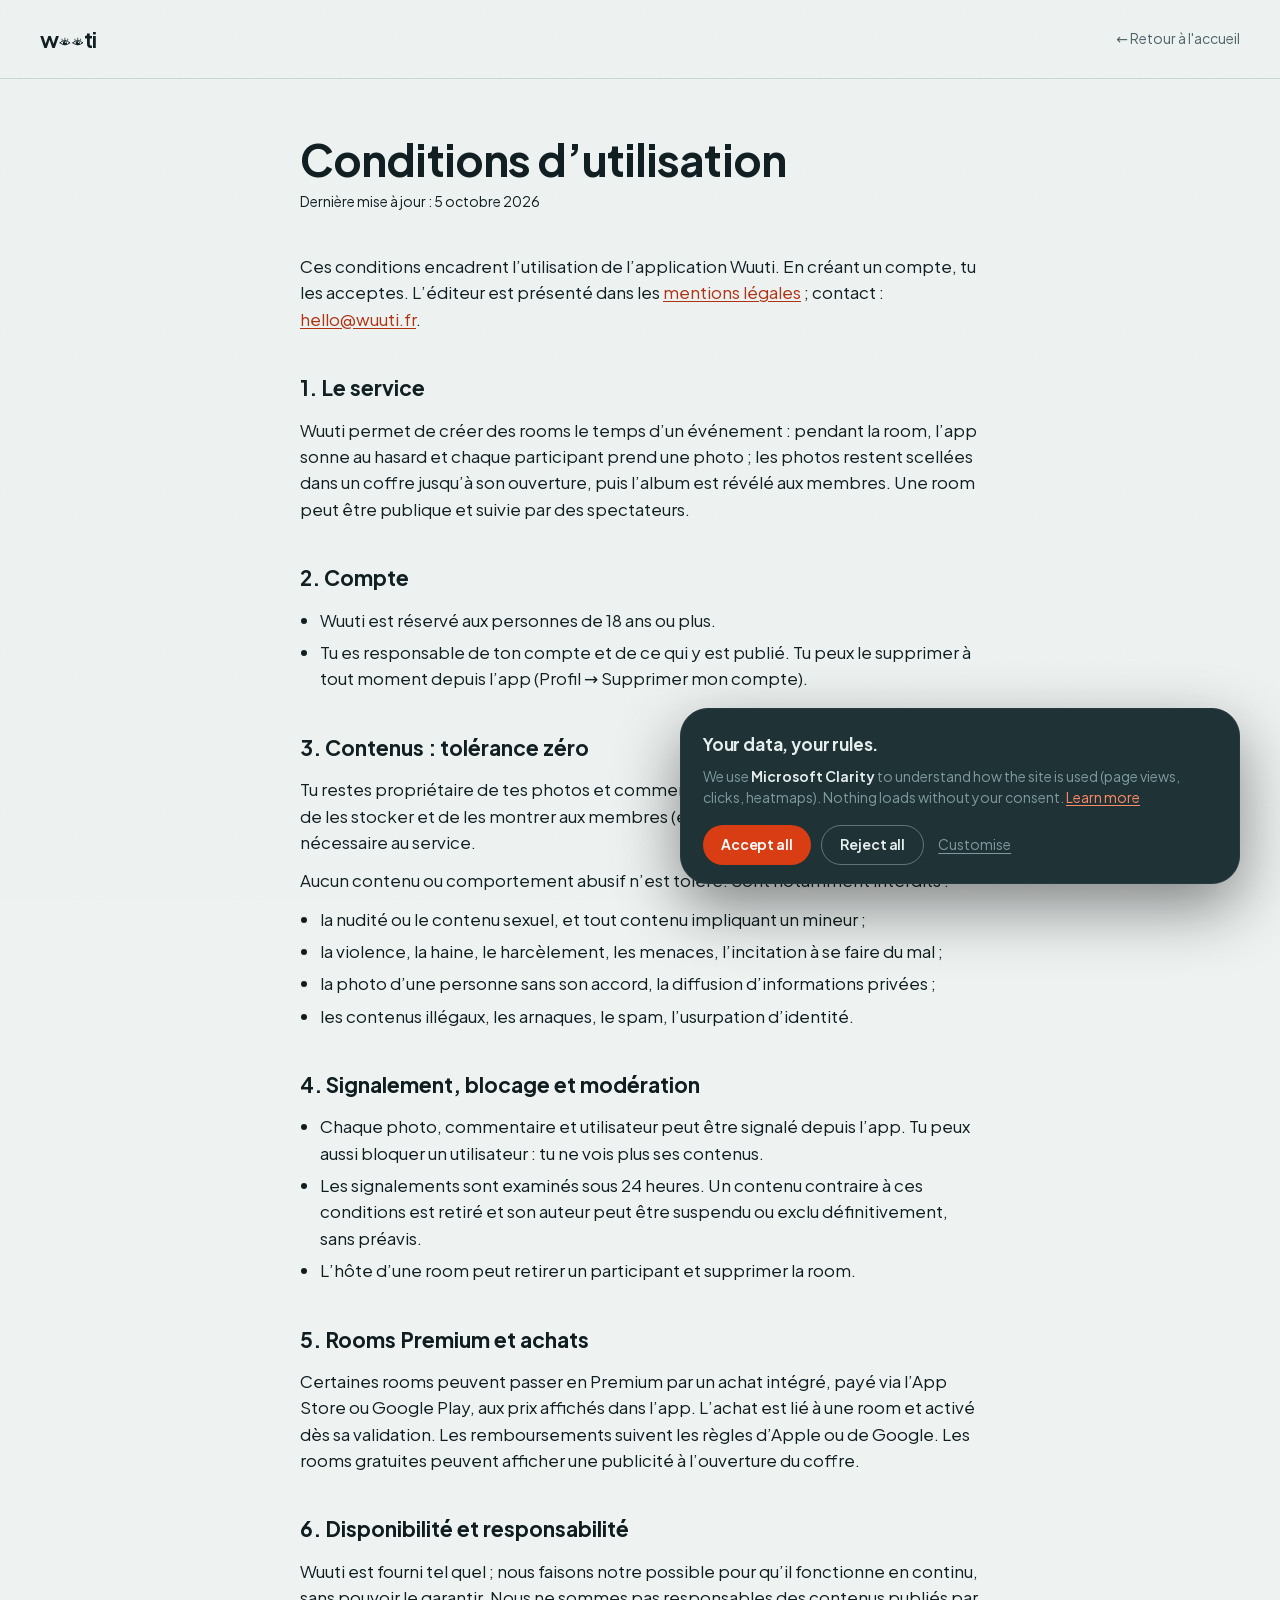
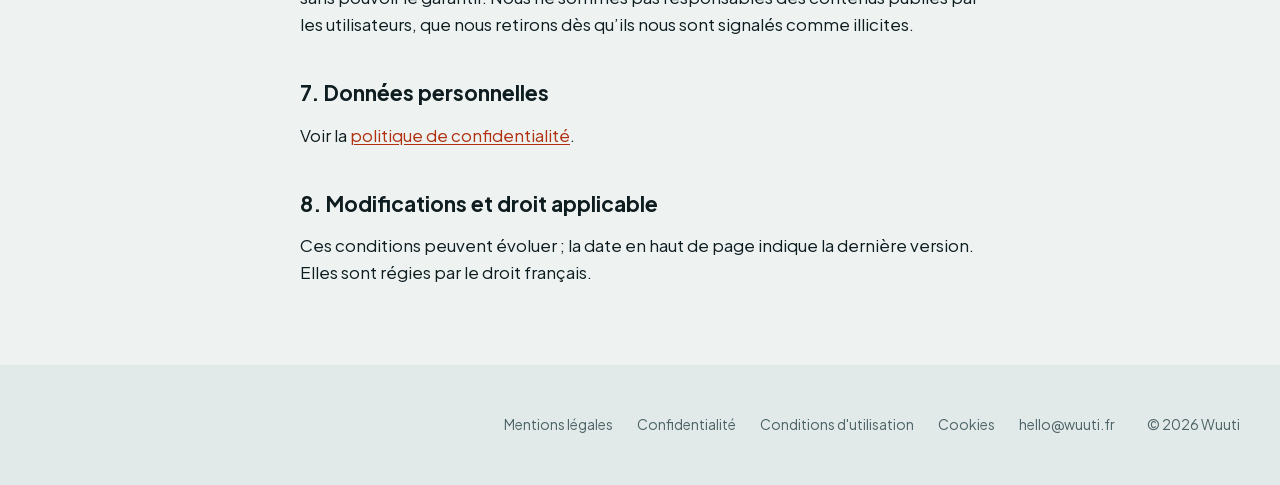
<file: conditions.html>
<!doctype html>
<html lang="fr">
<head>
  <meta charset="utf-8" />
  <meta name="viewport" content="width=device-width, initial-scale=1, viewport-fit=cover" />
  <title>Conditions d’utilisation · Wuuti</title>
  <meta name="description" content="Conditions générales d’utilisation de l’application Wuuti." />
  <link rel="canonical" href="https://wuuti.fr/conditions.html" />
  <meta name="robots" content="noindex, follow" />
  <meta name="theme-color" content="#eef3f2" />
  <link rel="icon" href="assets/favicon.png" />
  <link rel="stylesheet" href="styles.css?v=12" />
</head>
<body class="legal day">
  <header class="legal__head">
    <div class="container">
      <a href="/" class="wordmark wordmark--sm" aria-label="Wuuti, accueil">
        w<span class="eyes"><span class="sr">uu</span><svg viewBox="0 0 230 100" fill="none" aria-hidden="true"><defs><clipPath id="lgc"><path d="M9.00 50.00Q55.00 4.00 101.00 50.00Q55.00 90.00 9.00 50.00Z"/><path d="M129.00 50.00Q175.00 4.00 221.00 50.00Q175.00 90.00 129.00 50.00Z"/></clipPath><mask id="lgm" maskUnits="userSpaceOnUse" x="-20" y="-20" width="270" height="140"><rect x="-20" y="-20" width="270" height="140" fill="#fff"/><circle fill="#000" cx="62.20" cy="44.80" r="6.00"/><circle fill="#000" cx="182.20" cy="44.80" r="6.00"/></mask></defs><g clip-path="url(#lgc)" mask="url(#lgm)"><circle fill="currentColor" cx="55.00" cy="52.00" r="20.00"/><circle fill="currentColor" cx="175.00" cy="52.00" r="20.00"/></g><g stroke="currentColor" stroke-width="9" stroke-linecap="round" stroke-linejoin="round"><path d="M9.00 50.00Q55.00 90.00 101.00 50.00"/><path d="M129.00 50.00Q175.00 90.00 221.00 50.00"/><path d="M9.00 50.00Q55.00 4.00 101.00 50.00"/><path d="M129.00 50.00Q175.00 4.00 221.00 50.00"/></g><g stroke="currentColor" stroke-width="7" stroke-linecap="round"><line x1="30.35" y1="25.95" x2="27.79" y2="15.45"/><line x1="55.00" y1="20.00" x2="55.00" y2="6.32"/><line x1="79.65" y1="25.95" x2="82.21" y2="15.45"/><line x1="150.35" y1="25.95" x2="147.79" y2="15.45"/><line x1="175.00" y1="20.00" x2="175.00" y2="6.32"/><line x1="199.65" y1="25.95" x2="202.21" y2="15.45"/></g></svg></span>ti
      </a>
      <a href="/" class="legal__back">← Retour à l'accueil</a>
    </div>
  </header>
  <main class="container legal__body">
    <h1>Conditions d’utilisation</h1>
    <p class="legal__date">Dernière mise à jour : 5 octobre 2026</p>

    <p>Ces conditions encadrent l’utilisation de l’application Wuuti. En créant un compte, tu les acceptes. L’éditeur est présenté dans les <a href="mentions-legales.html">mentions légales</a> ; contact : <a href="mailto:hello@wuuti.fr">hello@wuuti.fr</a>.</p>

    <h2>1. Le service</h2>
    <p>Wuuti permet de créer des rooms le temps d’un événement : pendant la room, l’app sonne au hasard et chaque participant prend une photo ; les photos restent scellées dans un coffre jusqu’à son ouverture, puis l’album est révélé aux membres. Une room peut être publique et suivie par des spectateurs.</p>

    <h2>2. Compte</h2>
    <ul>
      <li>Wuuti est réservé aux personnes de 18 ans ou plus.</li>
      <li>Tu es responsable de ton compte et de ce qui y est publié. Tu peux le supprimer à tout moment depuis l’app (Profil → Supprimer mon compte).</li>
    </ul>

    <h2>3. Contenus : tolérance zéro</h2>
    <p>Tu restes propriétaire de tes photos et commentaires ; tu accordes à Wuuti le droit de les stocker et de les montrer aux membres (et spectateurs) de la room, le temps nécessaire au service.</p>
    <p>Aucun contenu ou comportement abusif n’est toléré. Sont notamment interdits :</p>
    <ul>
      <li>la nudité ou le contenu sexuel, et tout contenu impliquant un mineur ;</li>
      <li>la violence, la haine, le harcèlement, les menaces, l’incitation à se faire du mal ;</li>
      <li>la photo d’une personne sans son accord, la diffusion d’informations privées ;</li>
      <li>les contenus illégaux, les arnaques, le spam, l’usurpation d’identité.</li>
    </ul>

    <h2>4. Signalement, blocage et modération</h2>
    <ul>
      <li>Chaque photo, commentaire et utilisateur peut être signalé depuis l’app. Tu peux aussi bloquer un utilisateur : tu ne vois plus ses contenus.</li>
      <li>Les signalements sont examinés sous 24 heures. Un contenu contraire à ces conditions est retiré et son auteur peut être suspendu ou exclu définitivement, sans préavis.</li>
      <li>L’hôte d’une room peut retirer un participant et supprimer la room.</li>
    </ul>

    <h2>5. Rooms Premium et achats</h2>
    <p>Certaines rooms peuvent passer en Premium par un achat intégré, payé via l’App Store ou Google Play, aux prix affichés dans l’app. L’achat est lié à une room et activé dès sa validation. Les remboursements suivent les règles d’Apple ou de Google. Les rooms gratuites peuvent afficher une publicité à l’ouverture du coffre.</p>

    <h2>6. Disponibilité et responsabilité</h2>
    <p>Wuuti est fourni tel quel ; nous faisons notre possible pour qu’il fonctionne en continu, sans pouvoir le garantir. Nous ne sommes pas responsables des contenus publiés par les utilisateurs, que nous retirons dès qu’ils nous sont signalés comme illicites.</p>

    <h2>7. Données personnelles</h2>
    <p>Voir la <a href="confidentialite.html">politique de confidentialité</a>.</p>

    <h2>8. Modifications et droit applicable</h2>
    <p>Ces conditions peuvent évoluer ; la date en haut de page indique la dernière version. Elles sont régies par le droit français.</p>
  </main>
  <footer class="footer">
    <div class="container footer__inner">
      <nav class="footer__links" aria-label="Liens légaux">
        <a href="mentions-legales.html">Mentions légales</a>
        <a href="confidentialite.html">Confidentialité</a>
        <a href="conditions.html">Conditions d'utilisation</a>
        <button type="button" class="footer__cookies" data-consent-open>Cookies</button>
        <a href="mailto:hello@wuuti.fr">hello@wuuti.fr</a>
      </nav>
      <p class="footer__copy">© 2026 Wuuti</p>
    </div>
  </footer>
  <script src="consent.js?v=1" defer></script>
</body>
</html>
</file>
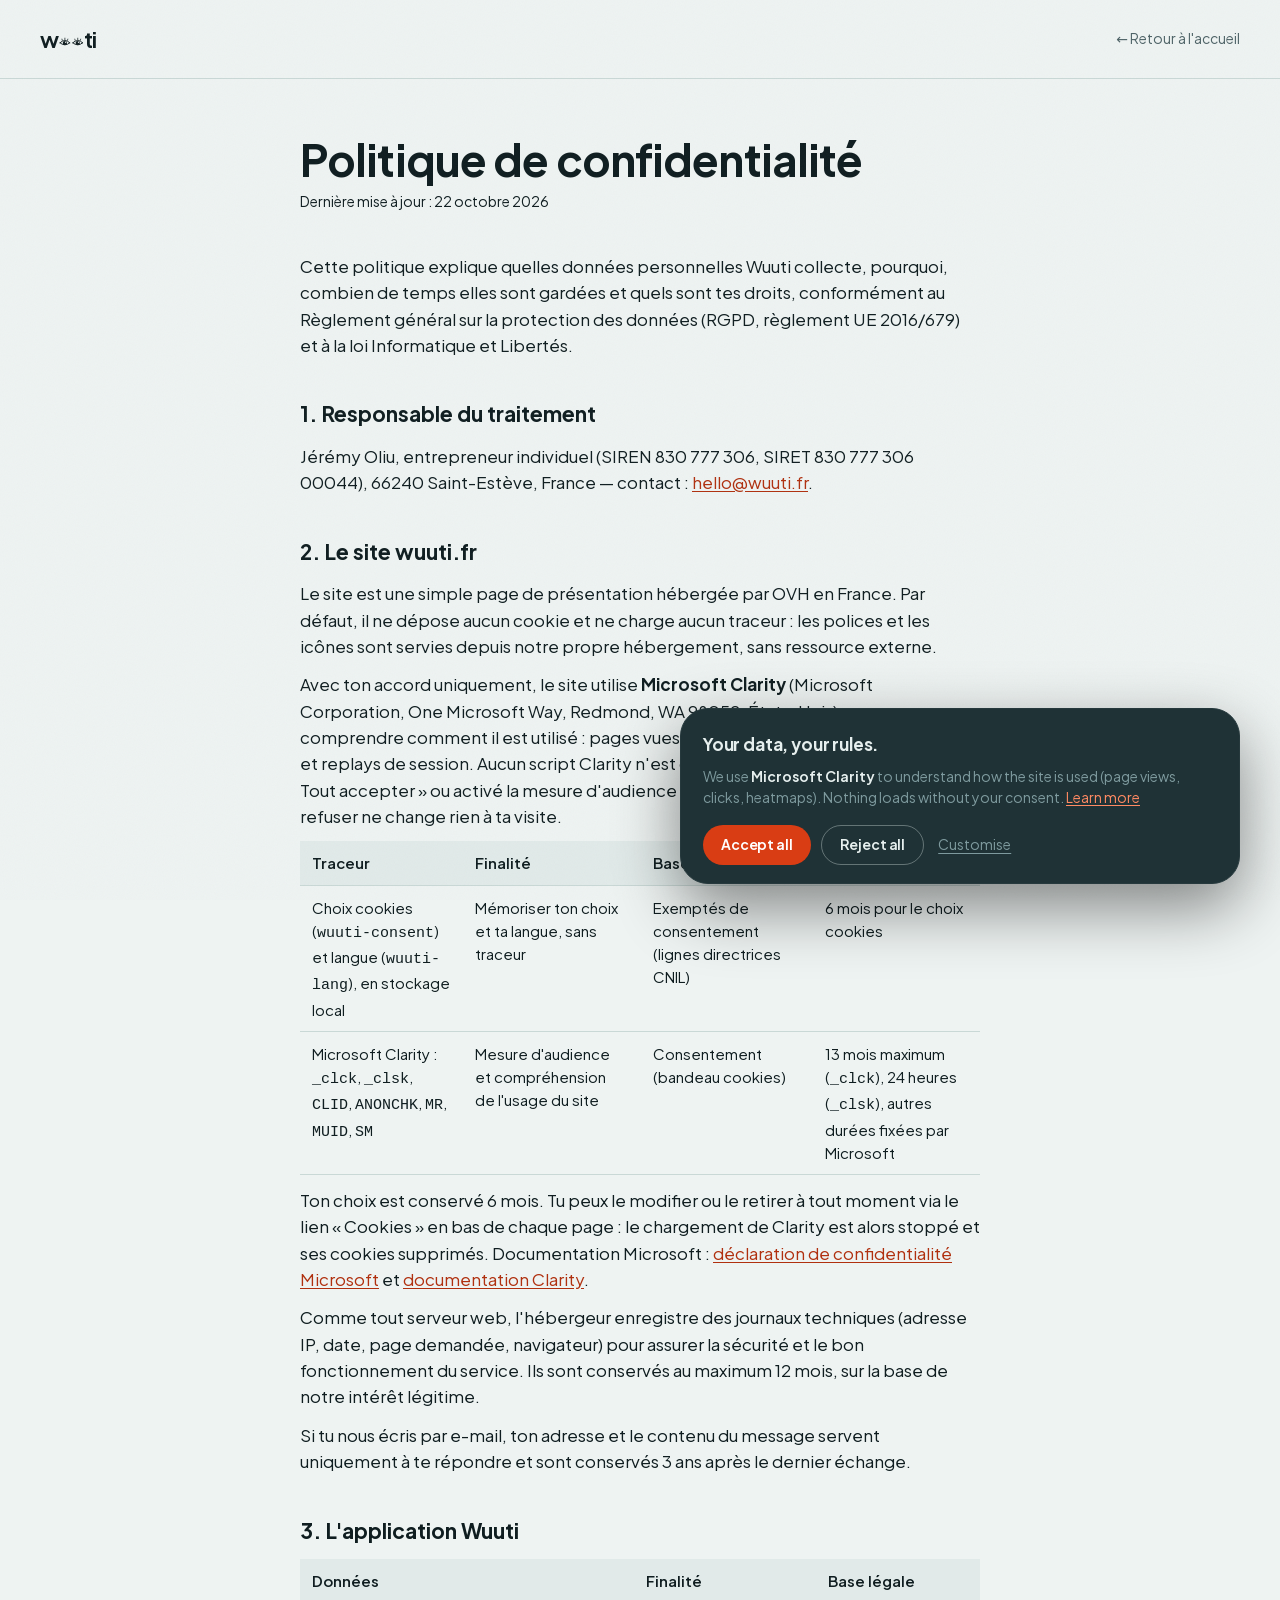
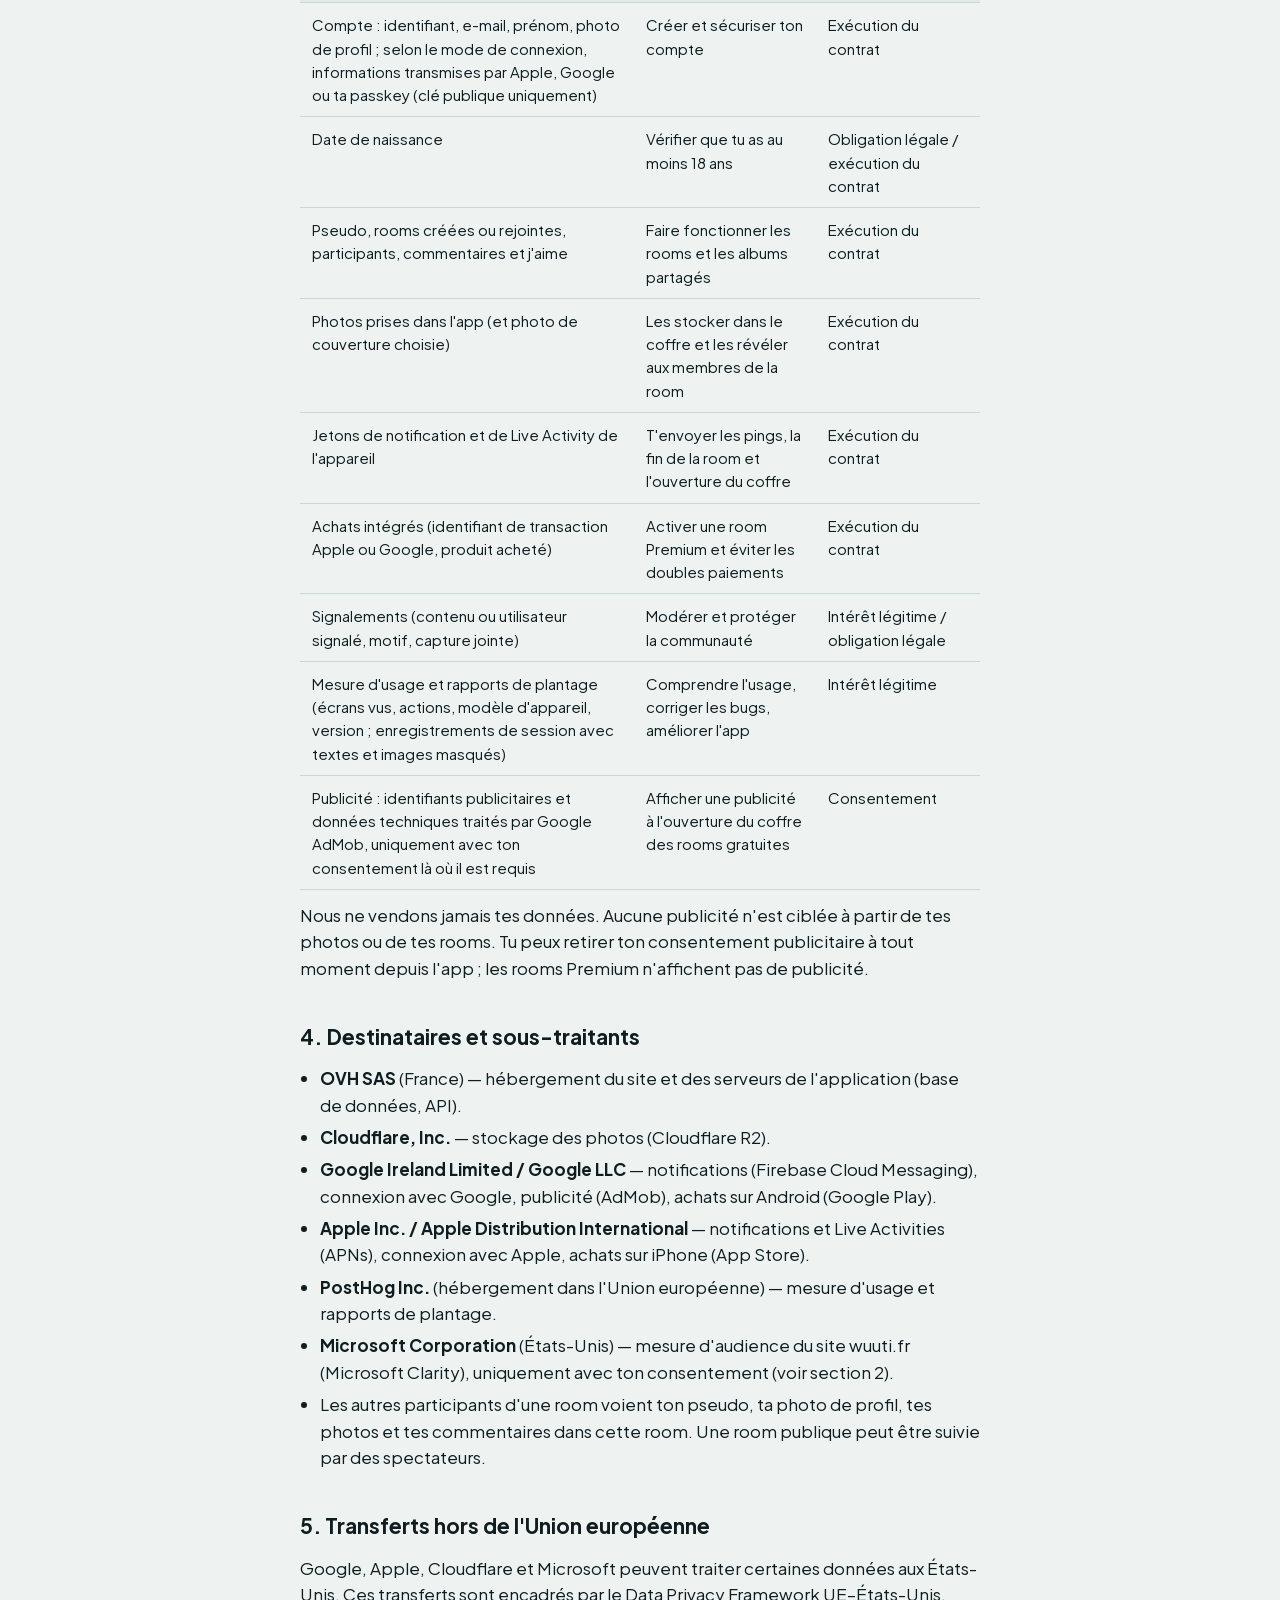
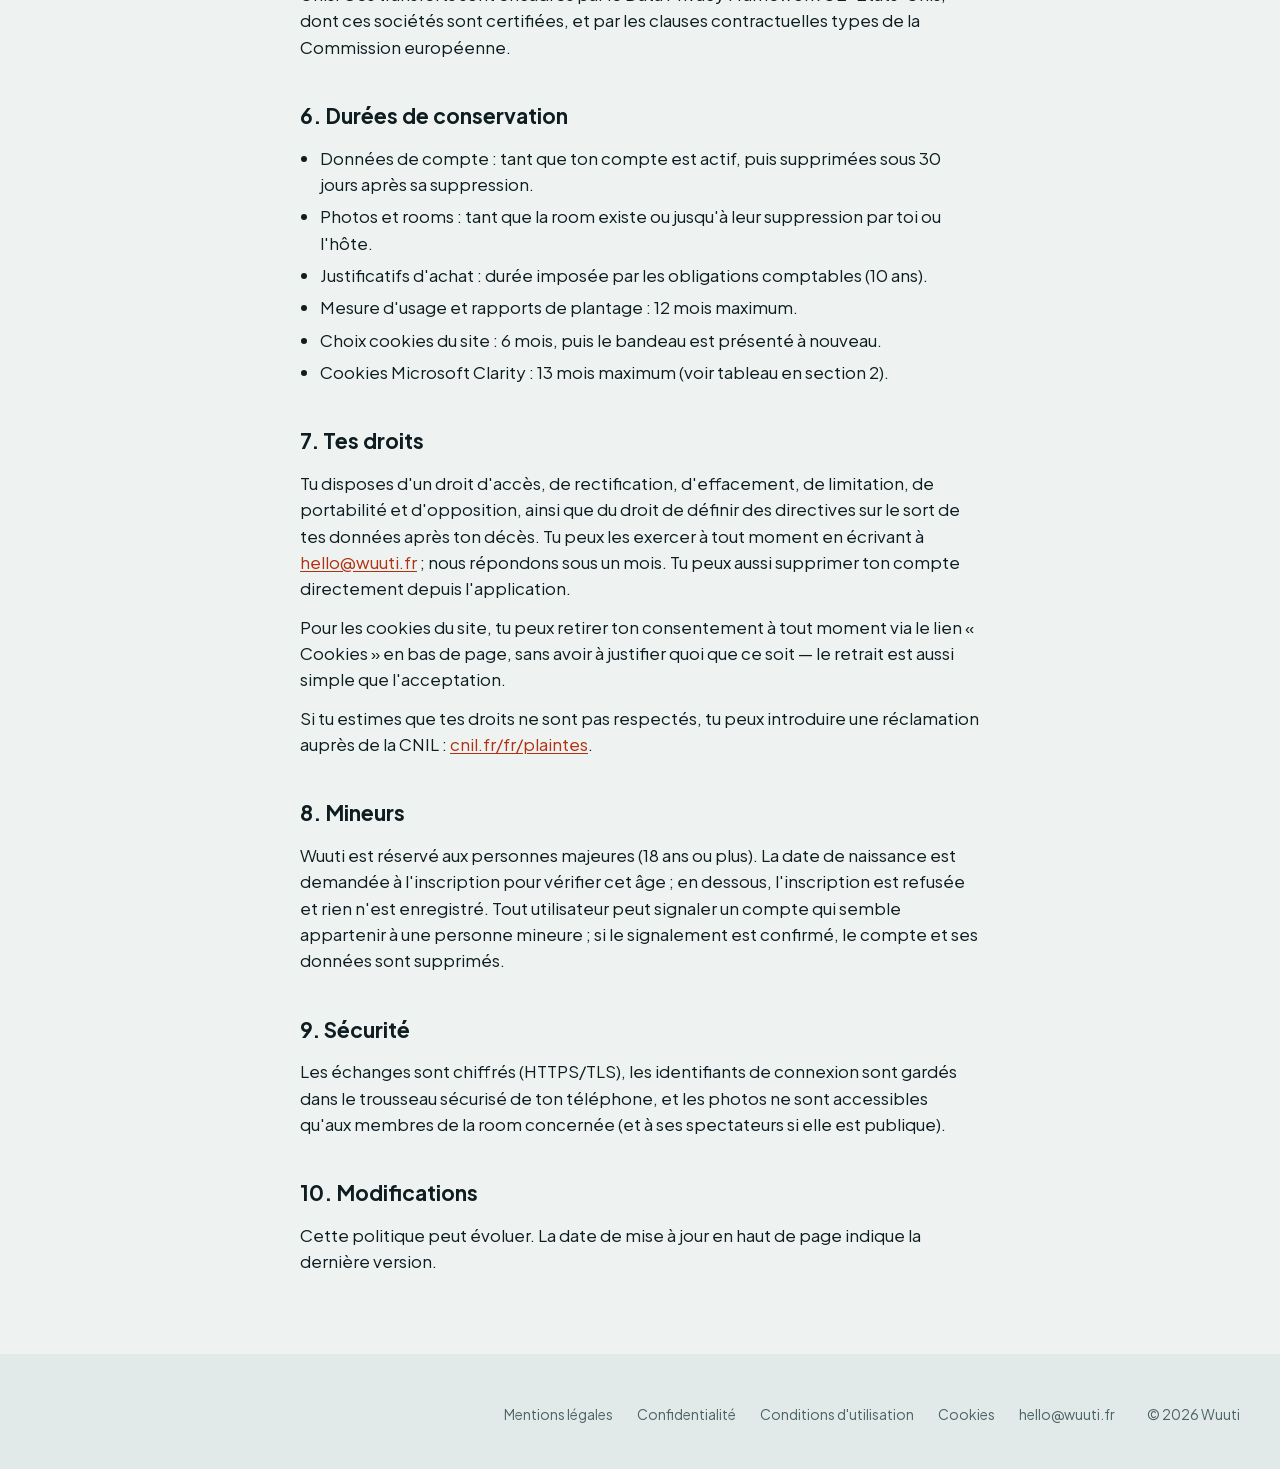
<file: confidentialite.html>
<!doctype html>
<html lang="fr">
<head>
  <meta charset="utf-8" />
  <meta name="viewport" content="width=device-width, initial-scale=1, viewport-fit=cover" />
  <title>Confidentialité · Wuuti</title>
  <meta name="description" content="Politique de confidentialité de Wuuti : données collectées, finalités, durées de conservation et droits RGPD." />
  <link rel="canonical" href="https://wuuti.fr/confidentialite.html" />
  <meta name="robots" content="noindex, follow" />
  <meta name="theme-color" content="#eef3f2" />
  <link rel="icon" href="assets/favicon.png" />
  <link rel="stylesheet" href="styles.css?v=12" />
</head>
<body class="legal day">
  <header class="legal__head">
    <div class="container">
      <a href="/" class="wordmark wordmark--sm" aria-label="Wuuti, accueil">
        w<span class="eyes"><span class="sr">uu</span><svg viewBox="0 0 230 100" fill="none" aria-hidden="true"><defs><clipPath id="lgc"><path d="M9.00 50.00Q55.00 4.00 101.00 50.00Q55.00 90.00 9.00 50.00Z"/><path d="M129.00 50.00Q175.00 4.00 221.00 50.00Q175.00 90.00 129.00 50.00Z"/></clipPath><mask id="lgm" maskUnits="userSpaceOnUse" x="-20" y="-20" width="270" height="140"><rect x="-20" y="-20" width="270" height="140" fill="#fff"/><circle fill="#000" cx="62.20" cy="44.80" r="6.00"/><circle fill="#000" cx="182.20" cy="44.80" r="6.00"/></mask></defs><g clip-path="url(#lgc)" mask="url(#lgm)"><circle fill="currentColor" cx="55.00" cy="52.00" r="20.00"/><circle fill="currentColor" cx="175.00" cy="52.00" r="20.00"/></g><g stroke="currentColor" stroke-width="9" stroke-linecap="round" stroke-linejoin="round"><path d="M9.00 50.00Q55.00 90.00 101.00 50.00"/><path d="M129.00 50.00Q175.00 90.00 221.00 50.00"/><path d="M9.00 50.00Q55.00 4.00 101.00 50.00"/><path d="M129.00 50.00Q175.00 4.00 221.00 50.00"/></g><g stroke="currentColor" stroke-width="7" stroke-linecap="round"><line x1="30.35" y1="25.95" x2="27.79" y2="15.45"/><line x1="55.00" y1="20.00" x2="55.00" y2="6.32"/><line x1="79.65" y1="25.95" x2="82.21" y2="15.45"/><line x1="150.35" y1="25.95" x2="147.79" y2="15.45"/><line x1="175.00" y1="20.00" x2="175.00" y2="6.32"/><line x1="199.65" y1="25.95" x2="202.21" y2="15.45"/></g></svg></span>ti
      </a>
      <a href="/" class="legal__back">← Retour à l'accueil</a>
    </div>
  </header>
  <main class="container legal__body">
    <h1>Politique de confidentialité</h1>
    <p class="legal__date">Dernière mise à jour : 22 octobre 2026</p>

    <p>Cette politique explique quelles données personnelles Wuuti collecte, pourquoi, combien de temps elles sont gardées et quels sont tes droits, conformément au Règlement général sur la protection des données (RGPD, règlement UE 2016/679) et à la loi Informatique et Libertés.</p>

    <h2>1. Responsable du traitement</h2>
    <p>Jérémy Oliu, entrepreneur individuel (SIREN 830 777 306, SIRET 830 777 306 00044), 66240 Saint-Estève, France — contact : <a href="mailto:hello@wuuti.fr">hello@wuuti.fr</a>.</p>

    <h2>2. Le site wuuti.fr</h2>
    <p>Le site est une simple page de présentation hébergée par OVH en France. Par défaut, il ne dépose aucun cookie et ne charge aucun traceur : les polices et les icônes sont servies depuis notre propre hébergement, sans ressource externe.</p>
    <p>Avec ton accord uniquement, le site utilise <strong>Microsoft Clarity</strong> (Microsoft Corporation, One Microsoft Way, Redmond, WA 98052, États-Unis) pour comprendre comment il est utilisé : pages vues, clics, défilement, cartes de chaleur et replays de session. Aucun script Clarity n'est chargé tant que tu n'as pas cliqué « Tout accepter » ou activé la mesure d'audience dans les préférences cookies — refuser ne change rien à ta visite.</p>
    <table>
      <thead><tr><th>Traceur</th><th>Finalité</th><th>Base légale</th><th>Durée max</th></tr></thead>
      <tbody>
        <tr><td>Choix cookies (<code>wuuti-consent</code>) et langue (<code>wuuti-lang</code>), en stockage local</td><td>Mémoriser ton choix et ta langue, sans traceur</td><td>Exemptés de consentement (lignes directrices CNIL)</td><td>6 mois pour le choix cookies</td></tr>
        <tr><td>Microsoft Clarity : <code>_clck</code>, <code>_clsk</code>, <code>CLID</code>, <code>ANONCHK</code>, <code>MR</code>, <code>MUID</code>, <code>SM</code></td><td>Mesure d'audience et compréhension de l'usage du site</td><td>Consentement (bandeau cookies)</td><td>13 mois maximum (<code>_clck</code>), 24 heures (<code>_clsk</code>), autres durées fixées par Microsoft</td></tr>
      </tbody>
    </table>
    <p>Ton choix est conservé 6 mois. Tu peux le modifier ou le retirer à tout moment via le lien « Cookies » en bas de chaque page : le chargement de Clarity est alors stoppé et ses cookies supprimés. Documentation Microsoft : <a href="https://privacy.microsoft.com/fr-fr/privacystatement" rel="noopener">déclaration de confidentialité Microsoft</a> et <a href="https://learn.microsoft.com/fr-fr/clarity/" rel="noopener">documentation Clarity</a>.</p>
    <p>Comme tout serveur web, l'hébergeur enregistre des journaux techniques (adresse IP, date, page demandée, navigateur) pour assurer la sécurité et le bon fonctionnement du service. Ils sont conservés au maximum 12 mois, sur la base de notre intérêt légitime.</p>
    <p>Si tu nous écris par e-mail, ton adresse et le contenu du message servent uniquement à te répondre et sont conservés 3 ans après le dernier échange.</p>

    <h2>3. L'application Wuuti</h2>
    <table>
      <thead><tr><th>Données</th><th>Finalité</th><th>Base légale</th></tr></thead>
      <tbody>
        <tr><td>Compte : identifiant, e-mail, prénom, photo de profil ; selon le mode de connexion, informations transmises par Apple, Google ou ta passkey (clé publique uniquement)</td><td>Créer et sécuriser ton compte</td><td>Exécution du contrat</td></tr>
        <tr><td>Date de naissance</td><td>Vérifier que tu as au moins 18 ans</td><td>Obligation légale / exécution du contrat</td></tr>
        <tr><td>Pseudo, rooms créées ou rejointes, participants, commentaires et j'aime</td><td>Faire fonctionner les rooms et les albums partagés</td><td>Exécution du contrat</td></tr>
        <tr><td>Photos prises dans l'app (et photo de couverture choisie)</td><td>Les stocker dans le coffre et les révéler aux membres de la room</td><td>Exécution du contrat</td></tr>
        <tr><td>Jetons de notification et de Live Activity de l'appareil</td><td>T'envoyer les pings, la fin de la room et l'ouverture du coffre</td><td>Exécution du contrat</td></tr>
        <tr><td>Achats intégrés (identifiant de transaction Apple ou Google, produit acheté)</td><td>Activer une room Premium et éviter les doubles paiements</td><td>Exécution du contrat</td></tr>
        <tr><td>Signalements (contenu ou utilisateur signalé, motif, capture jointe)</td><td>Modérer et protéger la communauté</td><td>Intérêt légitime / obligation légale</td></tr>
        <tr><td>Mesure d'usage et rapports de plantage (écrans vus, actions, modèle d'appareil, version ; enregistrements de session avec textes et images masqués)</td><td>Comprendre l'usage, corriger les bugs, améliorer l'app</td><td>Intérêt légitime</td></tr>
        <tr><td>Publicité : identifiants publicitaires et données techniques traités par Google AdMob, uniquement avec ton consentement là où il est requis</td><td>Afficher une publicité à l'ouverture du coffre des rooms gratuites</td><td>Consentement</td></tr>
      </tbody>
    </table>
    <p>Nous ne vendons jamais tes données. Aucune publicité n'est ciblée à partir de tes photos ou de tes rooms. Tu peux retirer ton consentement publicitaire à tout moment depuis l'app ; les rooms Premium n'affichent pas de publicité.</p>

    <h2>4. Destinataires et sous-traitants</h2>
    <ul>
      <li><strong>OVH SAS</strong> (France) — hébergement du site et des serveurs de l'application (base de données, API).</li>
      <li><strong>Cloudflare, Inc.</strong> — stockage des photos (Cloudflare R2).</li>
      <li><strong>Google Ireland Limited / Google LLC</strong> — notifications (Firebase Cloud Messaging), connexion avec Google, publicité (AdMob), achats sur Android (Google Play).</li>
      <li><strong>Apple Inc. / Apple Distribution International</strong> — notifications et Live Activities (APNs), connexion avec Apple, achats sur iPhone (App Store).</li>
      <li><strong>PostHog Inc.</strong> (hébergement dans l'Union européenne) — mesure d'usage et rapports de plantage.</li>
      <li><strong>Microsoft Corporation</strong> (États-Unis) — mesure d'audience du site wuuti.fr (Microsoft Clarity), uniquement avec ton consentement (voir section 2).</li>
      <li>Les autres participants d'une room voient ton pseudo, ta photo de profil, tes photos et tes commentaires dans cette room. Une room publique peut être suivie par des spectateurs.</li>
    </ul>

    <h2>5. Transferts hors de l'Union européenne</h2>
    <p>Google, Apple, Cloudflare et Microsoft peuvent traiter certaines données aux États-Unis. Ces transferts sont encadrés par le Data Privacy Framework UE–États-Unis, dont ces sociétés sont certifiées, et par les clauses contractuelles types de la Commission européenne.</p>

    <h2>6. Durées de conservation</h2>
    <ul>
      <li>Données de compte : tant que ton compte est actif, puis supprimées sous 30 jours après sa suppression.</li>
      <li>Photos et rooms : tant que la room existe ou jusqu'à leur suppression par toi ou l'hôte.</li>
      <li>Justificatifs d'achat : durée imposée par les obligations comptables (10 ans).</li>
      <li>Mesure d'usage et rapports de plantage : 12 mois maximum.</li>
      <li>Choix cookies du site : 6 mois, puis le bandeau est présenté à nouveau.</li>
      <li>Cookies Microsoft Clarity : 13 mois maximum (voir tableau en section 2).</li>
    </ul>

    <h2>7. Tes droits</h2>
    <p>Tu disposes d'un droit d'accès, de rectification, d'effacement, de limitation, de portabilité et d'opposition, ainsi que du droit de définir des directives sur le sort de tes données après ton décès. Tu peux les exercer à tout moment en écrivant à <a href="mailto:hello@wuuti.fr">hello@wuuti.fr</a> ; nous répondons sous un mois. Tu peux aussi supprimer ton compte directement depuis l'application.</p>
    <p>Pour les cookies du site, tu peux retirer ton consentement à tout moment via le lien « Cookies » en bas de page, sans avoir à justifier quoi que ce soit — le retrait est aussi simple que l'acceptation.</p>
    <p>Si tu estimes que tes droits ne sont pas respectés, tu peux introduire une réclamation auprès de la CNIL : <a href="https://www.cnil.fr/fr/plaintes" rel="noopener">cnil.fr/fr/plaintes</a>.</p>

    <h2>8. Mineurs</h2>
    <p>Wuuti est réservé aux personnes majeures (18 ans ou plus). La date de naissance est demandée à l'inscription pour vérifier cet âge ; en dessous, l'inscription est refusée et rien n'est enregistré. Tout utilisateur peut signaler un compte qui semble appartenir à une personne mineure ; si le signalement est confirmé, le compte et ses données sont supprimés.</p>

    <h2>9. Sécurité</h2>
    <p>Les échanges sont chiffrés (HTTPS/TLS), les identifiants de connexion sont gardés dans le trousseau sécurisé de ton téléphone, et les photos ne sont accessibles qu'aux membres de la room concernée (et à ses spectateurs si elle est publique).</p>

    <h2>10. Modifications</h2>
    <p>Cette politique peut évoluer. La date de mise à jour en haut de page indique la dernière version.</p>
  </main>
  <footer class="footer">
    <div class="container footer__inner">
      <nav class="footer__links" aria-label="Liens légaux">
        <a href="mentions-legales.html">Mentions légales</a>
        <a href="confidentialite.html">Confidentialité</a>
        <a href="conditions.html">Conditions d'utilisation</a>
        <button type="button" class="footer__cookies" data-consent-open>Cookies</button>
        <a href="mailto:hello@wuuti.fr">hello@wuuti.fr</a>
      </nav>
      <p class="footer__copy">© 2026 Wuuti</p>
    </div>
  </footer>
  <script src="consent.js?v=1" defer></script>
</body>
</html>
</file>
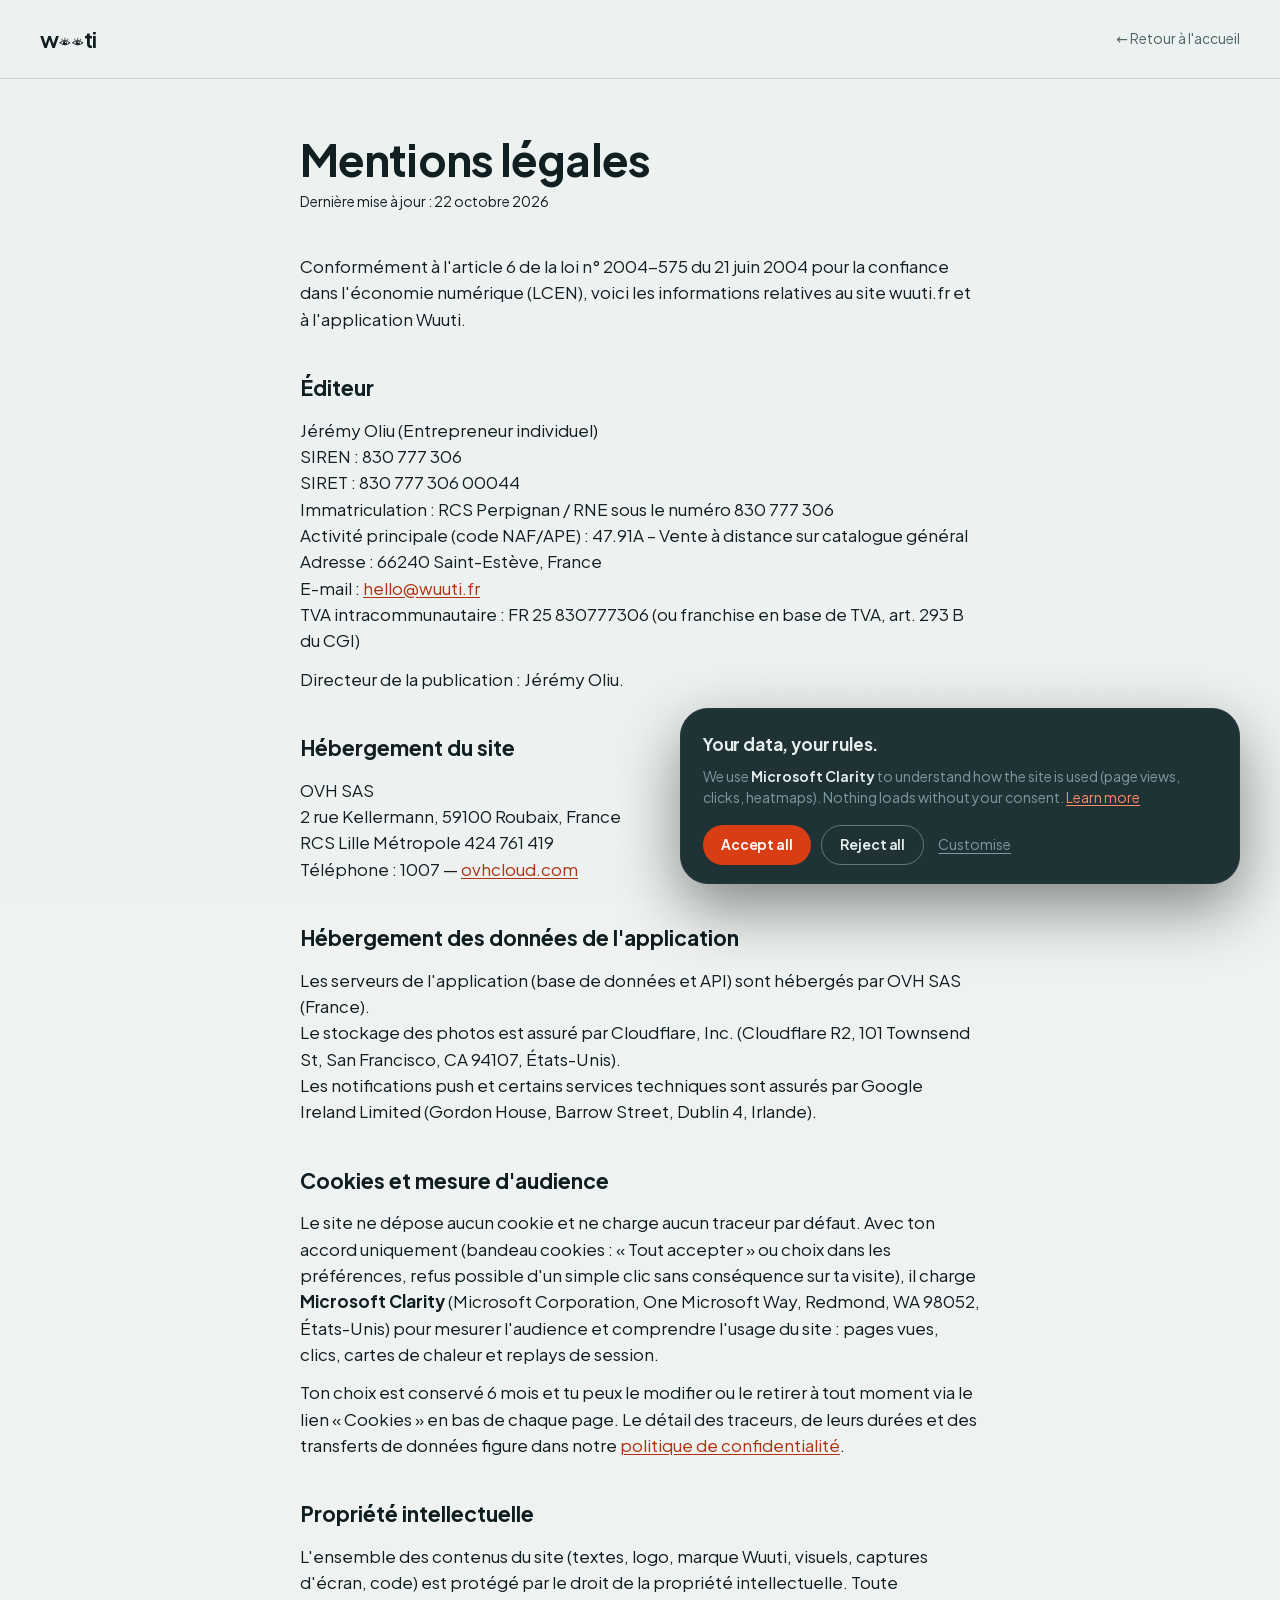
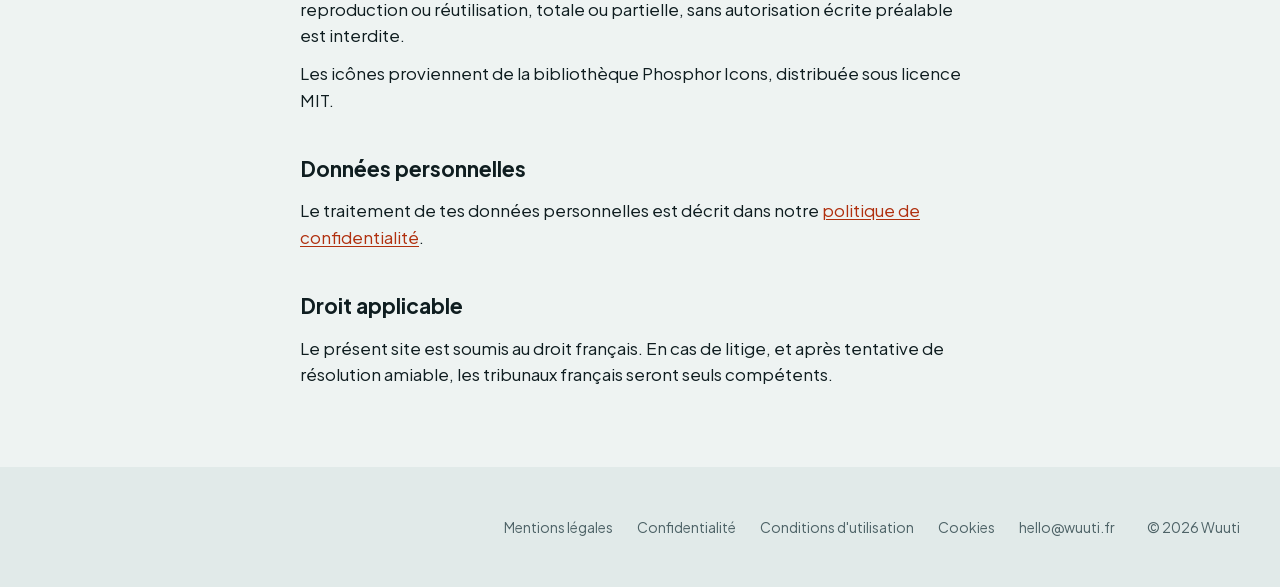
<file: mentions-legales.html>
<!doctype html>
<html lang="fr">
<head>
  <meta charset="utf-8" />
  <meta name="viewport" content="width=device-width, initial-scale=1, viewport-fit=cover" />
  <title>Mentions légales · Wuuti</title>
  <meta name="description" content="Mentions légales du site wuuti.fr et de l'application Wuuti." />
  <link rel="canonical" href="https://wuuti.fr/mentions-legales.html" />
  <meta name="robots" content="noindex, follow" />
  <meta name="theme-color" content="#eef3f2" />
  <link rel="icon" href="assets/favicon.png" />
  <link rel="stylesheet" href="styles.css?v=12" />
</head>
<body class="legal day">
  <header class="legal__head">
    <div class="container">
      <a href="/" class="wordmark wordmark--sm" aria-label="Wuuti, accueil">
        w<span class="eyes"><span class="sr">uu</span><svg viewBox="0 0 230 100" fill="none" aria-hidden="true"><defs><clipPath id="lgc"><path d="M9.00 50.00Q55.00 4.00 101.00 50.00Q55.00 90.00 9.00 50.00Z"/><path d="M129.00 50.00Q175.00 4.00 221.00 50.00Q175.00 90.00 129.00 50.00Z"/></clipPath><mask id="lgm" maskUnits="userSpaceOnUse" x="-20" y="-20" width="270" height="140"><rect x="-20" y="-20" width="270" height="140" fill="#fff"/><circle fill="#000" cx="62.20" cy="44.80" r="6.00"/><circle fill="#000" cx="182.20" cy="44.80" r="6.00"/></mask></defs><g clip-path="url(#lgc)" mask="url(#lgm)"><circle fill="currentColor" cx="55.00" cy="52.00" r="20.00"/><circle fill="currentColor" cx="175.00" cy="52.00" r="20.00"/></g><g stroke="currentColor" stroke-width="9" stroke-linecap="round" stroke-linejoin="round"><path d="M9.00 50.00Q55.00 90.00 101.00 50.00"/><path d="M129.00 50.00Q175.00 90.00 221.00 50.00"/><path d="M9.00 50.00Q55.00 4.00 101.00 50.00"/><path d="M129.00 50.00Q175.00 4.00 221.00 50.00"/></g><g stroke="currentColor" stroke-width="7" stroke-linecap="round"><line x1="30.35" y1="25.95" x2="27.79" y2="15.45"/><line x1="55.00" y1="20.00" x2="55.00" y2="6.32"/><line x1="79.65" y1="25.95" x2="82.21" y2="15.45"/><line x1="150.35" y1="25.95" x2="147.79" y2="15.45"/><line x1="175.00" y1="20.00" x2="175.00" y2="6.32"/><line x1="199.65" y1="25.95" x2="202.21" y2="15.45"/></g></svg></span>ti
      </a>
      <a href="/" class="legal__back">← Retour à l'accueil</a>
    </div>
  </header>
  <main class="container legal__body">
    <h1>Mentions légales</h1>
    <p class="legal__date">Dernière mise à jour : 22 octobre 2026</p>

    <p>Conformément à l'article 6 de la loi n° 2004-575 du 21 juin 2004 pour la confiance dans l'économie numérique (LCEN), voici les informations relatives au site wuuti.fr et à l'application Wuuti.</p>

    <h2>Éditeur</h2>
    <p>
      Jérémy Oliu (Entrepreneur individuel)<br />
      SIREN : 830 777 306<br />
      SIRET : 830 777 306 00044<br />
      Immatriculation : RCS Perpignan / RNE sous le numéro 830 777 306<br />
      Activité principale (code NAF/APE) : 47.91A – Vente à distance sur catalogue général<br />
      Adresse : 66240 Saint-Estève, France<br />
      E-mail : <a href="mailto:hello@wuuti.fr">hello@wuuti.fr</a><br />
      TVA intracommunautaire : FR 25 830777306 (ou franchise en base de TVA, art. 293 B du CGI)
    </p>
    <p>Directeur de la publication : Jérémy Oliu.</p>

    <h2>Hébergement du site</h2>
    <p>
      OVH SAS<br />
      2 rue Kellermann, 59100 Roubaix, France<br />
      RCS Lille Métropole 424 761 419<br />
      Téléphone : 1007 — <a href="https://www.ovhcloud.com" rel="noopener">ovhcloud.com</a>
    </p>

    <h2>Hébergement des données de l'application</h2>
    <p>
      Les serveurs de l'application (base de données et API) sont hébergés par OVH SAS (France).<br />
      Le stockage des photos est assuré par Cloudflare, Inc. (Cloudflare R2, 101 Townsend St, San Francisco, CA 94107, États-Unis).<br />
      Les notifications push et certains services techniques sont assurés par Google Ireland Limited (Gordon House, Barrow Street, Dublin 4, Irlande).
    </p>

    <h2>Cookies et mesure d'audience</h2>
    <p>
      Le site ne dépose aucun cookie et ne charge aucun traceur par défaut. Avec ton accord uniquement
      (bandeau cookies : « Tout accepter » ou choix dans les préférences, refus possible d'un simple clic
      sans conséquence sur ta visite), il charge <strong>Microsoft Clarity</strong> (Microsoft Corporation,
      One Microsoft Way, Redmond, WA 98052, États-Unis) pour mesurer l'audience et comprendre l'usage du site :
      pages vues, clics, cartes de chaleur et replays de session.
    </p>
    <p>
      Ton choix est conservé 6 mois et tu peux le modifier ou le retirer à tout moment via le lien
      « Cookies » en bas de chaque page. Le détail des traceurs, de leurs durées et des transferts de données
      figure dans notre <a href="confidentialite.html">politique de confidentialité</a>.
    </p>

    <h2>Propriété intellectuelle</h2>
    <p>L'ensemble des contenus du site (textes, logo, marque Wuuti, visuels, captures d'écran, code) est protégé par le droit de la propriété intellectuelle. Toute reproduction ou réutilisation, totale ou partielle, sans autorisation écrite préalable est interdite.</p>
    <p>Les icônes proviennent de la bibliothèque Phosphor Icons, distribuée sous licence MIT.</p>

    <h2>Données personnelles</h2>
    <p>Le traitement de tes données personnelles est décrit dans notre <a href="confidentialite.html">politique de confidentialité</a>.</p>

    <h2>Droit applicable</h2>
    <p>Le présent site est soumis au droit français. En cas de litige, et après tentative de résolution amiable, les tribunaux français seront seuls compétents.</p>
  </main>
  <footer class="footer">
    <div class="container footer__inner">
      <nav class="footer__links" aria-label="Liens légaux">
        <a href="mentions-legales.html">Mentions légales</a>
        <a href="confidentialite.html">Confidentialité</a>
        <a href="conditions.html">Conditions d'utilisation</a>
        <button type="button" class="footer__cookies" data-consent-open>Cookies</button>
        <a href="mailto:hello@wuuti.fr">hello@wuuti.fr</a>
      </nav>
      <p class="footer__copy">© 2026 Wuuti</p>
    </div>
  </footer>
  <script src="consent.js?v=1" defer></script>
</body>
</html>
</file>
<file: styles.css>
/* ==========================================================================
   Wuuti, landing
   Tokens repris de l'app (lib/theme.dart) : 60/30/10 dans la complémentaire.
   Deux temps : la page vit la nuit (ink) puis bascule en jour (paper)
   à l'ouverture du coffre. C'est la seule bascule de thème, voulue.
   Rayons : interactif = pilule, cartes = 28px, téléphones = 44px.
   ========================================================================== */

@font-face {
  font-family: "Plus Jakarta Sans";
  src: url("assets/fonts/jakarta.woff2") format("woff2");
  font-weight: 400 800;
  font-style: normal;
  font-display: swap;
}
@font-face {
  font-family: "Plus Jakarta Sans";
  src: url("assets/fonts/jakarta-italic.woff2") format("woff2");
  font-weight: 400 800;
  font-style: italic;
  font-display: swap;
}
/* Caveat réduite aux légendes des polaroïds du coffre. */
@font-face {
  font-family: "Caveat";
  src: url("assets/fonts/caveat.woff2") format("woff2");
  font-weight: 600;
  font-display: swap;
}

:root {
  /* Nuit */
  --ink: #0c1517;
  --ink2: #111d20;
  --slate: #172629;
  --slate2: #1f3236;
  --line: #26393d;
  --mist: #7e9a9e;
  --foam: #e6efee;
  /* Jour */
  --paper: #eef3f2;
  --paper-hi: #f7faf9;
  --paper2: #e1eae9;
  --paper-line: #c9d8d6;
  --ink-text: #0f1d20;
  --ink-muted: #4e6367;
  /* Accent */
  --ember: #d93d14;
  --ember-hover: #e44a20;
  --ember-soft: #ff8a63;
  --ember-deep: #b0300f;

  --text: var(--foam);
  --muted: var(--mist);

  --ease-out: cubic-bezier(0.23, 1, 0.32, 1);
  --ease-in-out: cubic-bezier(0.77, 0, 0.175, 1);
  --ease-spring: cubic-bezier(0.34, 1.36, 0.64, 1);

  --r-card: 28px;
  --r-phone: 44px;
  --nav-h: 68px;
  --gutter: clamp(16px, 4vw, 40px);

  /* Couches */
  --z-nav: 50;
  --z-skip: 60;
  --z-grain: 40;

  color-scheme: dark;
}

*,
*::before,
*::after { box-sizing: border-box; }

html {
  scroll-behavior: smooth;
  -webkit-text-size-adjust: 100%;
  scroll-padding-top: calc(var(--nav-h) + 12px);
}

body {
  margin: 0;
  background: var(--ink);
  color: var(--text);
  font-family: "Plus Jakarta Sans", ui-sans-serif, system-ui, sans-serif;
  font-size: 17px;
  line-height: 1.55;
  -webkit-font-smoothing: antialiased;
  -moz-osx-font-smoothing: grayscale;
  text-rendering: optimizeLegibility;
  overflow-x: clip;
  -webkit-tap-highlight-color: transparent;
}

img { display: block; max-width: 100%; height: auto; }
a { color: inherit; text-decoration: none; }
button { font: inherit; color: inherit; cursor: pointer; }
h1, h2, h3, p { margin: 0; }
.tabular { font-variant-numeric: tabular-nums; }
.sr {
  position: absolute;
  width: 1px;
  height: 1px;
  overflow: hidden;
  clip-path: inset(50%);
  white-space: nowrap;
}

::selection { background: rgb(217 61 20 / 0.35); }

:focus-visible {
  outline: 2px solid var(--ember-soft);
  outline-offset: 3px;
  border-radius: 999px;
}
.day :focus-visible { outline-color: var(--ember-deep); }

.skip {
  position: fixed;
  left: 16px;
  top: -60px;
  z-index: var(--z-skip);
  background: var(--ember);
  color: #fff;
  padding: 10px 16px;
  border-radius: 999px;
  transition: transform 200ms var(--ease-out);
}
.skip:focus { transform: translateY(76px); }

.container {
  width: 100%;
  max-width: 1320px;
  margin-inline: auto;
  padding-inline: var(--gutter);
}

/* Grain : fixe, jamais sur un conteneur qui défile */
body::after {
  content: "";
  position: fixed;
  inset: 0;
  z-index: var(--z-grain);
  pointer-events: none;
  opacity: 0.035;
  background-image: url("data:image/svg+xml,%3Csvg xmlns='http://www.w3.org/2000/svg' width='160' height='160'%3E%3Cfilter id='n'%3E%3CfeTurbulence type='fractalNoise' baseFrequency='.9' numOctaves='2' stitchTiles='stitch'/%3E%3C/filter%3E%3Crect width='100%25' height='100%25' filter='url(%23n)'/%3E%3C/svg%3E");
}

/* ---------- Typo partagée ----------
   Une seule définition pour les titres d'affichage et les textes secondaires :
   chaque bloc ne règle ensuite que sa taille (et un écart si besoin). */
.hero__title, .section-title, .manifesto__title, .vault__title, .final__title,
.ritual__step h3, .cell h3, .plan__price, .vault__time, .cover__name {
  font-weight: 650;
  line-height: 1.04;
  letter-spacing: -0.045em;
  text-wrap: balance;
}
.hero__title em, .manifesto__title em { color: var(--ember-soft); }

.section-sub, .hero__sub, .ritual__step p, .vault__caption, .final__sub {
  color: var(--muted);
  font-size: clamp(1rem, 1.3vw, 1.15rem);
  text-wrap: pretty;
}

.section-title { font-size: clamp(2rem, 4.2vw, 3.4rem); letter-spacing: -0.035em; }
.section-sub { margin-top: 16px; max-width: 52ch; }

/* Pastilles (bientôt, privée, live, badge de tarif) */
.soon, .cover__chip, .live-tag, .plan__badge {
  display: inline-flex;
  align-items: center;
  gap: 6px;
  border-radius: 999px;
  font-weight: 650;
  white-space: nowrap;
}

/* Colonnes centrées */
.manifesto__inner, .final__inner {
  display: flex;
  flex-direction: column;
  align-items: center;
  text-align: center;
}

/* Icônes (sprite SVG Phosphor) */
.icon { width: 1em; height: 1em; flex: none; fill: currentColor; }

/* ---------- Marque : les yeux ---------- */
.wordmark {
  display: inline-flex;
  align-items: baseline;
  font-size: 26px;
  font-weight: 650;
  letter-spacing: -0.04em;
  line-height: 1;
  transition: transform 160ms var(--ease-out);
}
.wordmark:active { transform: scale(0.97); }
.wordmark .eyes {
  width: 1.12em;
  height: 0.49em;
  margin-inline: 0.04em 0.03em;
  transform: translateY(0.02em);
}
.wordmark--sm { font-size: 22px; }
.eyes { display: inline-block; color: currentColor; }
.eyes svg { display: block; width: 100%; height: 100%; overflow: visible; }

/* ---------- Boutons ---------- */
.btn {
  --bg-btn: transparent;
  position: relative;
  display: inline-flex;
  align-items: center;
  justify-content: center;
  gap: 10px;
  height: 48px;
  padding: 0 22px;
  border: 0;
  border-radius: 999px;
  background: var(--bg-btn);
  font-weight: 650;
  font-size: 15px;
  letter-spacing: -0.01em;
  white-space: nowrap;
  user-select: none;
  transition:
    transform 160ms var(--ease-out),
    background-color 200ms ease,
    color 200ms ease;
}
.btn:active { transform: scale(0.97); }
.btn .icon { font-size: 18px; }
.btn--sm { height: 40px; padding: 0 18px; font-size: 14px; }
.btn--lg { height: 56px; padding: 0 26px; font-size: 16px; }

.btn--ember { --bg-btn: var(--ember); color: #fff; }

.btn__arrow { transition: transform 200ms var(--ease-out); }

@media (hover: hover) and (pointer: fine) {
  .btn--ember:hover { --bg-btn: var(--ember-hover); }
  .btn:hover .btn__arrow { transform: translateX(4px); }
  .btn:hover .btn__arrow--down { transform: translateY(3px); }
}

/* bouton magnétique : on bouge un calque interne, pas le bouton (hitbox stable) */
[data-magnetic] > * { transition: transform 300ms var(--ease-out); }

/* ---------- Nav ---------- */
.nav {
  position: fixed;
  inset: 0 0 auto 0;
  z-index: var(--z-nav);
  height: var(--nav-h);
  color: var(--foam);
  transition: color 300ms ease;
}
.nav::before {
  content: "";
  position: absolute;
  inset: 0;
  background: rgb(12 21 23 / 0.72);
  backdrop-filter: blur(18px) saturate(160%);
  -webkit-backdrop-filter: blur(18px) saturate(160%);
  box-shadow: inset 0 -1px 0 rgb(230 239 238 / 0.06);
  opacity: 0;
  transition: opacity 300ms ease, background-color 300ms ease;
}
.nav.is-scrolled::before { opacity: 1; }
.nav[data-theme="day"] { color: var(--ink-text); }
.nav[data-theme="day"]::before {
  background: rgb(238 243 242 / 0.78);
  box-shadow: inset 0 -1px 0 rgb(15 29 32 / 0.07);
}
@media (prefers-reduced-transparency: reduce) {
  .nav::before { background: var(--ink); backdrop-filter: none; }
  .nav[data-theme="day"]::before { background: var(--paper); }
}
.nav__inner {
  position: relative;
  height: 100%;
  display: flex;
  align-items: center;
  gap: 24px;
}
.nav__links {
  display: flex;
  gap: 4px;
  margin-left: auto;
}
.nav__links a {
  padding: 8px 14px;
  border-radius: 999px;
  font-size: 14px;
  font-weight: 550;
  opacity: 0.72;
  transition: opacity 200ms ease, background-color 200ms ease;
}
@media (hover: hover) and (pointer: fine) {
  .nav__links a:hover { opacity: 1; background: rgb(127 154 158 / 0.14); }
}
@media (max-width: 767px) {
  .nav__links { display: none; }
}

/* ---------- Sélecteur de langue : globe + code ISO, noms natifs dans la liste ---------- */
.lang { position: relative; margin-left: -8px; }
@media (max-width: 767px) {
  .lang { margin-left: auto; margin-right: -10px; }
}
.lang__btn {
  display: inline-flex;
  align-items: center;
  gap: 7px;
  height: 40px;
  padding: 0 12px 0 13px;
  border: 1px solid rgb(127 154 158 / 0.32);
  border-radius: 999px;
  background: none;
  font-size: 14px;
  font-weight: 650;
  letter-spacing: 0.02em;
  transition: transform 160ms var(--ease-out), background-color 200ms ease, border-color 200ms ease;
}
.lang__btn:active { transform: scale(0.97); }
.lang__globe { font-size: 18px; }
.lang__caret { font-size: 12px; opacity: 0.6; transition: transform 240ms var(--ease-out); }
.lang.is-open .lang__caret { transform: rotate(180deg); }
.lang.is-open .lang__btn { background: rgb(127 154 158 / 0.14); }
@media (hover: hover) and (pointer: fine) {
  .lang__btn:hover { background: rgb(127 154 158 / 0.14); border-color: rgb(127 154 158 / 0.5); }
}

.lang__menu {
  position: absolute;
  top: calc(100% + 12px);
  right: 0;
  min-width: 204px;
  margin: 0;
  padding: 6px;
  list-style: none;
  border: 1px solid var(--line);
  border-radius: 24px;
  background: var(--slate);
  color: var(--foam);
  box-shadow: 0 22px 44px -14px rgb(0 0 0 / 0.6);
  transform-origin: top right;
  opacity: 0;
  visibility: hidden;
  transform: translateY(-6px) scale(0.96);
  transition:
    opacity 160ms ease,
    transform 220ms var(--ease-out),
    visibility 0s linear 220ms;
}
.lang.is-open .lang__menu {
  opacity: 1;
  visibility: visible;
  transform: none;
  transition-delay: 0s;
}
.lang__menu li {
  display: flex;
  align-items: center;
  gap: 10px;
  min-height: 44px;
  padding: 0 14px;
  border-radius: 18px;
  font-size: 15px;
  font-weight: 550;
  cursor: pointer;
  transition: background-color 160ms ease;
}
.lang__menu li:focus-visible { outline-offset: -2px; border-radius: 18px; }
.lang__name { flex: 1; }
.lang__iso { font-size: 12px; font-weight: 650; letter-spacing: 0.06em; color: var(--mist); }
.lang__check { font-size: 16px; color: var(--ember-soft); opacity: 0; transform: scale(0.6); transition: opacity 160ms ease, transform 220ms var(--ease-spring); }
.lang__menu li[aria-selected="true"] { font-weight: 700; }
.lang__menu li[aria-selected="true"] .lang__check { opacity: 1; transform: none; }
@media (hover: hover) and (pointer: fine) {
  .lang__menu li:hover { background: rgb(127 154 158 / 0.16); }
}
.nav[data-theme="day"] .lang__btn { border-color: rgb(15 29 32 / 0.2); }
.nav[data-theme="day"] .lang__btn:hover,
.nav[data-theme="day"] .lang.is-open .lang__btn { background: rgb(15 29 32 / 0.06); border-color: rgb(15 29 32 / 0.32); }
.nav[data-theme="day"] .lang__menu {
  background: var(--paper-hi);
  color: var(--ink-text);
  border-color: var(--paper-line);
  box-shadow: 0 22px 44px -16px rgb(15 29 32 / 0.28);
}
.nav[data-theme="day"] .lang__iso { color: var(--ink-muted); }
.nav[data-theme="day"] .lang__check { color: var(--ember); }
.nav[data-theme="day"] .lang__menu li:hover { background: rgb(15 29 32 / 0.06); }
.nav[data-theme="day"] .lang__menu li:focus-visible { outline-color: var(--ember-deep); }
@media (max-width: 400px) {
  .lang__btn { padding: 0 10px; gap: 5px; }
  .lang__caret { display: none; }
}

/* Le temps de charger une langue, la page reste masquée : pas d'éclair de français. */
html.i18n-pending body { opacity: 0; }
body { transition: opacity 200ms ease; }

/* ---------- Pastille "bientôt" (état réel : l'app n'est pas sortie) ---------- */
.soon {
  gap: 10px;
  margin-bottom: 24px;
  padding: 7px 14px 7px 12px;
  background: var(--slate);
  color: var(--foam);
  font-size: 14px;
  font-weight: 600;
}
.soon__dot { flex-shrink: 0; position: relative; width: 8px; height: 8px; border-radius: 50%; background: var(--ember); }
.soon__dot::after {
  content: "";
  position: absolute;
  inset: 0;
  border-radius: 50%;
  background: var(--ember);
  animation: soonPing 2s var(--ease-out) infinite;
}
@keyframes soonPing { 0% { transform: scale(1); opacity: 0.7; } 100% { transform: scale(3); opacity: 0; } }

/* ---------- Hero ---------- */
.hero {
  position: relative;
  min-height: 100dvh;
  display: flex;
  align-items: center;
  padding-top: calc(var(--nav-h) + 24px);
  padding-bottom: 56px;
  overflow: hidden;
}
.hero::before {
  /* halo braise très doux derrière le téléphone */
  content: "";
  position: absolute;
  width: 70vmax;
  height: 70vmax;
  right: -22vmax;
  top: 50%;
  translate: 0 -50%;
  background: radial-gradient(closest-side, rgb(217 61 20 / 0.16), transparent 70%);
  pointer-events: none;
}
.hero__sentinel { position: absolute; top: 0; height: 40px; width: 1px; }
.hero__grid {
  display: grid;
  grid-template-columns: 1.15fr 0.85fr;
  align-items: center;
  gap: clamp(32px, 5vw, 80px);
}
.hero__title { font-size: clamp(2.6rem, 4.4vw, 3.9rem); text-wrap: initial; }
.hero__title em { font-style: italic; padding-right: 0.06em; }
.hero__title .line { display: block; padding-bottom: 0.08em; }
.hero__title .line > span {
  display: inline-block;
  animation: focusIn 700ms var(--ease-out) backwards;
}
.hero__title .line:nth-child(2) > span { animation-delay: 70ms; }
@keyframes focusIn { from { transform: translateY(0.3em); filter: blur(10px); } }

.hero__sub { margin-top: 24px; max-width: 44ch; font-size: clamp(1.05rem, 1.35vw, 1.2rem); }
.hero__ctas { margin-top: 36px; display: flex; flex-wrap: wrap; gap: 12px; }

.reveal-load {
  animation: focusIn 600ms var(--ease-out) backwards;
  animation-delay: var(--d, 0ms);
}

.hero__visual {
  position: relative;
  display: grid;
  place-items: center;
  perspective: 1400px;
  min-height: min(76dvh, 700px);
}

/* Téléphone */
.phone {
  position: relative;
  aspect-ratio: 600 / 1305;
  border-radius: var(--r-phone);
  background: var(--ink2);
  padding: 7px;
  box-shadow:
    inset 0 0 0 1px rgb(230 239 238 / 0.08),
    0 40px 80px -20px rgb(3 10 12 / 0.7),
    0 12px 24px -8px rgb(3 10 12 / 0.5);
}
.phone img {
  width: 100%;
  height: 100%;
  object-fit: cover;
  border-radius: calc(var(--r-phone) - 7px);
}
.phone--front {
  width: clamp(230px, 22vw, 320px);
  z-index: 2;
  transform: rotateY(var(--ry, -8deg)) rotateX(var(--rx, 4deg)) rotateZ(2deg);
  transform-style: preserve-3d;
  will-change: transform;
}
.phone--back {
  position: absolute;
  width: clamp(200px, 19vw, 280px);
  z-index: 1;
  transform: translate(-58%, 6%) rotateZ(-9deg) scale(0.92);
  opacity: 0.5;
  filter: blur(1.5px) saturate(0.8);
}

/* Anneaux du ping : communiquent "ça sonne" */
.ping-rings { position: absolute; inset: 0; display: grid; place-items: center; pointer-events: none; }
.ping-rings span {
  position: absolute;
  width: clamp(260px, 28vw, 420px);
  aspect-ratio: 1;
  border-radius: 50%;
  box-shadow: inset 0 0 0 1.5px rgb(217 61 20 / 0.5);
  opacity: 0;
}
.ping-rings.is-ringing span { animation: ring 3.6s cubic-bezier(0.2, 0.6, 0.35, 1) 2; }
.ping-rings span:nth-child(2) { animation-delay: 1.2s; }
.ping-rings span:nth-child(3) { animation-delay: 2.4s; }
@keyframes ring {
  0% { transform: scale(0.55); opacity: 0; }
  15% { opacity: 0.9; }
  100% { transform: scale(1.5); opacity: 0; }
}

/* Notification iOS, vraie mini-UI */
.notif {
  position: absolute;
  top: 7%;
  left: 50%;
  width: 118%;
  display: flex;
  gap: 12px;
  align-items: center;
  padding: 12px 14px;
  border-radius: 22px;
  background: rgb(230 239 238 / 0.94);
  color: var(--ink-text);
  box-shadow: 0 20px 40px -12px rgb(3 10 12 / 0.55);
  transform: translate(-50%, -30px) scale(0.96);
  opacity: 0;
  transition:
    transform 600ms var(--ease-spring),
    opacity 300ms var(--ease-out);
  -webkit-backdrop-filter: blur(20px);
  backdrop-filter: blur(20px);
}
.notif.is-in { transform: translate(-50%, 0) scale(1); opacity: 1; }
.notif__icon {
  flex: none;
  width: 38px;
  height: 38px;
  border-radius: 10px;
  background: var(--ink);
  color: var(--foam);
  display: grid;
  place-items: center;
}
.eyes--xs { width: 26px; height: 11px; }
.notif__body { display: grid; gap: 2px; min-width: 0; }
.notif__meta { font-size: 11px; color: var(--ink-muted); white-space: nowrap; overflow: hidden; text-overflow: ellipsis; }
.notif__meta b { font-weight: 700; letter-spacing: 0.02em; margin-right: 4px; }
.notif__now { margin-left: 6px; }
.notif__text { font-size: 14px; font-weight: 650; line-height: 1.25; }

/* Hero, mobile */
@media (max-width: 899px) {
  .hero { padding-top: calc(var(--nav-h) + 32px); align-items: flex-start; }
  .hero__grid { grid-template-columns: minmax(0, 1fr); gap: 48px; }
  .soon { max-width: 100%; white-space: normal; line-height: 1.3; }
  .hero__visual { min-height: 0; padding-bottom: 12px; }
  .phone--front { width: min(62vw, 280px); }
  .phone--back { width: min(52vw, 240px); }
  .notif { width: 124%; }
}
@media (max-width: 480px) {
  .hero__title { font-size: clamp(2.2rem, 10.5vw, 2.6rem); }
  .hero__ctas .btn { flex: 1 1 100%; }
}

/* ---------- Marquee ---------- */
.marquee {
  overflow: hidden;
  padding: 28px 0;
  background: var(--ink2);
  mask-image: linear-gradient(90deg, transparent, #000 10%, #000 90%, transparent);
}
.marquee__track { display: flex; width: max-content; animation: marquee 34s linear infinite; }
.marquee__group { display: flex; align-items: center; gap: 36px; padding-right: 36px; }
.marquee__group span:not(.eyes) {
  font-size: clamp(1.6rem, 3.2vw, 2.6rem);
  font-weight: 650;
  letter-spacing: -0.035em;
  white-space: nowrap;
  color: var(--foam);
}
.eyes--mq { width: 54px; height: 24px; color: var(--ember); }
@keyframes marquee { to { transform: translateX(-50%); } }
@media (hover: hover) { .marquee:hover .marquee__track { animation-play-state: paused; } }

/* ---------- Reveal au scroll ---------- */
.reveal {
  opacity: 0;
  transform: translateY(20px);
  filter: blur(4px);
  transition:
    opacity 700ms var(--ease-out),
    transform 700ms var(--ease-out),
    filter 700ms var(--ease-out);
  transition-delay: var(--stagger, 0ms);
}
.reveal.is-in { opacity: 1; transform: none; filter: blur(0); }

/* ---------- Rituel ---------- */
.ritual { padding: clamp(96px, 12vw, 160px) 0 clamp(64px, 8vw, 120px); }
.ritual__grid {
  display: grid;
  grid-template-columns: 0.9fr 1.1fr;
  gap: clamp(32px, 6vw, 96px);
  margin-top: clamp(48px, 6vw, 80px);
}
.ritual__stage {
  position: sticky;
  top: calc(var(--nav-h) + 4vh);
  height: calc(100dvh - var(--nav-h) - 8vh);
  display: grid;
  place-items: center;
}
.phone--stage { height: min(100%, 640px); width: auto; }
.phone--stage img {
  position: absolute;
  inset: 7px;
  width: calc(100% - 14px);
  height: calc(100% - 14px);
  opacity: 0;
  transform: scale(1.03);
  filter: blur(8px);
  transition:
    opacity 500ms var(--ease-out),
    transform 600ms var(--ease-out),
    filter 500ms var(--ease-out);
}
.phone--stage img.is-active { opacity: 1; transform: none; filter: blur(0); }

.ritual__steps { list-style: none; margin: 0; padding: 0; position: relative; }
.ritual__steps::before,
.ritual__steps::after {
  content: "";
  position: absolute;
  left: 23px;
  top: 12px;
  width: 2px;
  border-radius: 2px;
}
.ritual__steps::before { bottom: 12px; background: var(--line); }
.ritual__steps::after {
  height: calc((100% - 24px) * var(--progress, 0));
  background: var(--ember);
  transition: height 120ms linear;
}
.ritual__step {
  position: relative;
  min-height: 72vh;
  display: flex;
  flex-direction: column;
  justify-content: center;
  padding-left: 80px;
}
/* On estompe le texte, pas le <li> : une opacité sur le <li> rendrait
   l'icône translucide et laisserait voir le trait de progression à travers. */
.ritual__step > :not(.ritual__icon) { opacity: 0.32; transition: opacity 500ms var(--ease-out); }
.ritual__step.is-active > :not(.ritual__icon) { opacity: 1; }
.ritual__icon {
  position: absolute;
  left: 0;
  top: 50%;
  translate: 0 -50%;
  width: 48px;
  height: 48px;
  border-radius: 50%;
  display: grid;
  place-items: center;
  background: var(--slate);
  color: var(--mist);
  font-size: 22px;
  z-index: 1;
  transition: background-color 400ms ease, color 400ms ease, transform 500ms var(--ease-spring);
}
.ritual__step.is-active .ritual__icon { background: var(--ember); color: #fff; transform: scale(1.06); }
.ritual__step h3 { font-size: clamp(1.9rem, 3.4vw, 3rem); letter-spacing: -0.04em; }
.ritual__step p { margin-top: 16px; max-width: 40ch; }
.ritual__inline { display: none; }

@media (max-width: 899px) {
  .ritual__grid { grid-template-columns: 1fr; }
  .ritual__stage { display: none; }
  .ritual__step { min-height: auto; padding: 0 0 72px 68px; justify-content: flex-start; }
  .ritual__step > :not(.ritual__icon) { opacity: 1; }
  .ritual__icon { top: 0; translate: none; }
  .ritual__inline {
    display: block;
    width: min(260px, 72%);
    margin-top: 28px;
    border-radius: 32px;
    border: 6px solid var(--ink2);
    box-shadow: 0 30px 60px -20px rgb(3 10 12 / 0.7);
  }
}

/* ---------- Manifeste ---------- */
.manifesto { padding: clamp(96px, 12vw, 180px) 0; }
.eyes--manifesto { width: 92px; height: 40px; color: var(--ember); margin-bottom: 32px; }
.manifesto__title { font-size: clamp(2.6rem, 6.4vw, 5.4rem); letter-spacing: -0.05em; }
.manifesto__text {
  margin-top: clamp(32px, 4vw, 48px);
  max-width: 30ch;
  font-size: clamp(1.35rem, 2.4vw, 2rem);
  font-weight: 550;
  line-height: 1.35;
  letter-spacing: -0.025em;
  text-wrap: balance;
}
/* Les mots s'allument un à un : on lit au rythme de la page */
.manifesto__text .w {
  color: var(--mist);
  transition: color 500ms var(--ease-out);
  transition-delay: calc(var(--k) * 45ms);
}
.manifesto__text.is-in .w { color: var(--foam); }

/* ---------- Coffre : la bascule ---------- */
.vault {
  position: relative;
  /* +80px : le coffre reste épinglé un peu après l'ouverture, le temps de voir les polaroïds arriver. */
  --vault-h: 230vh;
  height: calc(var(--vault-h) + 80px);
  background: var(--ink);
  transition: background-color 1100ms var(--ease-in-out);
}
.vault.is-open { background: var(--paper); }
.vault__stage {
  position: sticky;
  top: 0;
  height: 100dvh;
  overflow: hidden;
  display: grid;
  place-items: center;
}
.vault__trigger { position: absolute; top: calc(var(--vault-h) * 0.58); bottom: 0; left: 0; width: 1px; pointer-events: none; }
.vault__center {
  position: relative;
  z-index: 2;
  display: grid;
  justify-items: center;
  text-align: center;
  padding-inline: var(--gutter);
  transition: transform 900ms var(--ease-out);
}
/* Ouvert : le bloc remonte un peu pour s'éloigner de la rangée basse de polaroïds. */
.vault.is-open .vault__center { transform: translateY(-6vh); }
.vault__dial {
  position: relative;
  width: clamp(200px, 26vw, 280px);
  aspect-ratio: 1;
  display: grid;
  place-items: center;
  color: var(--foam);
  transition: color 900ms ease, transform 900ms var(--ease-out);
}
.vault__ticks {
  position: absolute;
  inset: 0;
  width: 100%;
  height: 100%;
  color: var(--line);
  animation: spin 60s linear infinite;
  transition: opacity 600ms ease, transform 900ms var(--ease-out);
}
@keyframes spin { to { rotate: 360deg; } }
.eyes--vault { width: 46%; height: 20%; }
.vault.is-open .vault__dial { color: var(--ink-text); transform: translateY(8px) scale(1.1); }
.vault.is-open .vault__ticks { opacity: 0; transform: scale(1.4); }

.vault__sealed, .vault__open {
  grid-area: 2 / 1;
  display: grid;
  justify-items: center;
  gap: 14px;
  margin-top: 8px;
  transition: opacity 600ms var(--ease-out), transform 700ms var(--ease-out), filter 600ms var(--ease-out);
}
.vault__time { font-size: clamp(3rem, 8vw, 6.2rem); font-weight: 600; letter-spacing: -0.05em; line-height: 1; }
.vault__caption { max-width: 40ch; }
.vault__open { opacity: 0; transform: translateY(20px); filter: blur(8px); pointer-events: none; }
.vault__title { font-size: clamp(2.6rem, 6.4vw, 5.2rem); letter-spacing: -0.05em; line-height: 1; color: var(--ink-text); }
.vault__open .vault__caption { color: var(--ink-muted); }
.vault.is-open .vault__sealed { opacity: 0; transform: translateY(-16px) scale(0.98); filter: blur(8px); }
.vault.is-open .vault__open { opacity: 1; transform: none; filter: blur(0); transition-delay: 350ms; }

.vault__photos { position: absolute; inset: 0; pointer-events: none; }
.polaroid {
  position: absolute;
  margin: 0;
  left: 50%;
  top: 50%;
  width: clamp(84px, min(10.5vw, 15vh), 168px);
  padding: 7px 7px 26px;
  background: #fbfdfc;
  border-radius: 6px;
  box-shadow: 0 18px 36px -14px rgb(15 29 32 / 0.45), 0 2px 6px rgb(15 29 32 / 0.12);
  transform: translate(-50%, -50%) scale(0.4) rotate(0deg);
  opacity: 0;
  transition:
    transform 1000ms var(--ease-spring),
    opacity 400ms var(--ease-out);
  transition-delay: calc(var(--i) * 55ms);
}
.polaroid img { width: 100%; aspect-ratio: 4 / 5; object-fit: cover; border-radius: 2px; }
.polaroid figcaption {
  position: absolute;
  left: 6px;
  right: 6px;
  bottom: 3px;
  font: 600 clamp(0.72rem, min(1.05vw, 1.5vh), 1.05rem) / 1.2 "Caveat", "Bradley Hand", cursive;
  color: #2a3437;
  text-align: center;
  white-space: nowrap;
  overflow: hidden;
  text-overflow: ellipsis;
}
.vault.is-open .polaroid.is-ready {
  opacity: 1;
  transform: translate(calc(-50% + var(--x)), calc(-50% + var(--y))) scale(1) rotate(var(--r));
  transition-delay: calc(250ms + var(--i) * 55ms);
}
.vault:not(.is-open) .polaroid { transition-duration: 350ms, 250ms; transition-delay: 0ms; }

@media (max-width: 767px) {
  .vault { --vault-h: 200vh; }
  .vault__dial { width: 150px; }
  .polaroid { width: 76px; padding: 5px 5px 16px; }
  .polaroid figcaption { font-size: 0.66rem; bottom: 1px; }
}

/* ---------- Jour : tokens ---------- */
.day {
  --text: var(--ink-text);
  --muted: var(--ink-muted);
  background: var(--paper);
  color: var(--ink-text);
  color-scheme: light;
}

/* ---------- Bento ---------- */
.features { padding: clamp(80px, 10vw, 140px) 0 clamp(64px, 8vw, 110px); }
.bento {
  margin-top: clamp(40px, 5vw, 64px);
  display: grid;
  grid-template-columns: repeat(6, 1fr);
  grid-auto-rows: minmax(0, auto);
  gap: 16px;
}
.cell {
  position: relative;
  border-radius: var(--r-card);
  padding: clamp(24px, 2.6vw, 36px);
  background: var(--paper-hi);
  overflow: hidden;
  display: flex;
  flex-direction: column;
  gap: 12px;
}
.cell h3 { font-size: clamp(1.35rem, 2vw, 1.75rem); letter-spacing: -0.035em; line-height: 1.12; }
.cell p { color: var(--ink-muted); max-width: 42ch; font-size: 16px; }

.cell--create { grid-column: span 4; flex-direction: row; align-items: stretch; gap: clamp(20px, 3vw, 40px); }
.cell--create .cell__text { display: flex; flex-direction: column; gap: 12px; flex: 1; justify-content: center; }
.cell--join { grid-column: span 2; background: var(--ember); color: #fff; }
.cell--join p { color: rgb(255 255 255 / 0.86); }
.cell--pings { grid-column: span 3; }
.cell--live { grid-column: span 3; background: var(--ink); color: var(--foam); flex-direction: row; gap: 20px; padding-bottom: 0; }
.cell--live p { color: var(--mist); }
.cell--live .cell__text { display: flex; flex-direction: column; gap: 12px; flex: 1; padding-bottom: clamp(24px, 2.6vw, 36px); }
.cell--album { grid-column: span 6; background: var(--paper2); flex-direction: row; align-items: center; gap: clamp(24px, 5vw, 72px); padding-block: 0; }
.cell--album .cell__text { flex: 1; padding-block: 32px; }

.cell__shot { flex: none; width: clamp(140px, 13vw, 190px); align-self: flex-end; }
.cell__shot img { border-radius: 26px 26px 0 0; box-shadow: 0 -10px 40px -16px rgb(3 10 12 / 0.6); transition: transform 500ms var(--ease-out); }
.cell__shot--pair { display: flex; gap: 14px; width: auto; align-self: stretch; padding-top: 32px; }
.cell__shot--pair img {
  width: clamp(130px, 13vw, 190px);
  height: 100%;
  max-height: 340px;
  object-fit: cover;
  object-position: top;
  box-shadow: 0 -8px 30px -16px rgb(15 29 32 / 0.35);
}
.cell__shot--pair img:nth-child(2) { translate: 0 28px; }
@media (hover: hover) and (pointer: fine) {
  .cell--album:hover .cell__shot--pair img:nth-child(1) { transform: translateY(-8px) rotate(-1.5deg); }
  .cell--album:hover .cell__shot--pair img:nth-child(2) { transform: translateY(-8px) rotate(1.5deg); }
  .cell--live:hover .cell__shot img { transform: translateY(-6px); }
}

/* Couverture générative, vraie mini-UI de l'app */
.cover {
  --c: #d93d14;
  position: relative;
  flex: none;
  width: clamp(220px, 22vw, 300px);
  aspect-ratio: 4 / 3;
  align-self: center;
  border-radius: 22px;
  background: var(--ink);
  color: var(--foam);
  padding: 18px;
  overflow: hidden;
  display: flex;
  flex-direction: column;
  justify-content: flex-end;
  gap: 2px;
}
.cover__rings { position: absolute; right: -8%; top: -14%; width: 80%; aspect-ratio: 1; display: grid; place-items: center; }
.cover__rings span {
  position: absolute;
  border-radius: 50%;
  box-shadow: inset 0 0 0 1.5px var(--c);
  transition: box-shadow 400ms ease;
  animation: breathe 5s ease-in-out infinite;
}
.cover__rings span:nth-child(1) { width: 22%; aspect-ratio: 1; background: var(--c); transition: background-color 400ms ease; }
.cover__rings span:nth-child(2) { width: 46%; aspect-ratio: 1; opacity: 0.7; animation-delay: 0.3s; }
.cover__rings span:nth-child(3) { width: 72%; aspect-ratio: 1; opacity: 0.45; animation-delay: 0.6s; }
.cover__rings span:nth-child(4) { width: 100%; aspect-ratio: 1; opacity: 0.25; animation-delay: 0.9s; }
@keyframes breathe { 50% { transform: scale(1.06); } }
.cover__chip {
  position: absolute;
  top: 14px;
  left: 14px;
  gap: 4px;
  padding: 5px 10px;
  font-size: 11px;
  background: rgb(230 239 238 / 0.1);
}
.cover__name { position: relative; font-size: 24px; letter-spacing: -0.035em; }
.cover__meta { position: relative; font-size: 12px; color: var(--mist); }

.swatches { display: flex; gap: 10px; margin-top: 8px; flex-wrap: wrap; }
.swatches button {
  width: 34px;
  height: 34px;
  border-radius: 50%;
  border: 0;
  background: var(--c);
  position: relative;
  transition: transform 160ms var(--ease-out);
}
.swatches button::after {
  content: "";
  position: absolute;
  inset: -5px;
  border-radius: 50%;
  box-shadow: inset 0 0 0 2px var(--ink-text);
  opacity: 0;
  transform: scale(0.85);
  transition: opacity 200ms ease, transform 250ms var(--ease-out);
}
.swatches button[aria-checked="true"]::after { opacity: 1; transform: scale(1); }
.swatches button:active { transform: scale(0.9); }

/* Code */
.code { display: flex; gap: 8px; margin-top: auto; padding-top: 12px; }
.code span {
  flex: 1;
  aspect-ratio: 0.82;
  max-width: 52px;
  border-radius: 14px;
  background: rgb(255 255 255 / 0.16);
  display: grid;
  place-items: center;
  font-size: clamp(18px, 2vw, 24px);
  font-weight: 700;
  position: relative;
  transition: background-color 200ms ease;
}
.code span.is-filled { background: rgb(255 255 255 / 0.96); color: var(--ember-deep); animation: pop 300ms var(--ease-spring); }
.code span.is-caret::after {
  content: "";
  width: 2px;
  height: 42%;
  background: #fff;
  border-radius: 2px;
  animation: caret 1s steps(1) infinite;
}
@keyframes caret { 50% { opacity: 0; } }
@keyframes pop { 0% { transform: scale(0.9); } 100% { transform: scale(1); } }
.code__ok {
  display: inline-flex;
  align-items: center;
  gap: 6px;
  font-size: 14px;
  font-weight: 650;
  opacity: 0;
  transform: translateY(6px);
  transition: opacity 300ms var(--ease-out), transform 300ms var(--ease-out);
}
.code__ok.is-in { opacity: 1; transform: none; }

/* Pings */
.cell__head { display: flex; flex-direction: column; gap: 16px; }
.seg {
  position: relative;
  display: inline-grid;
  grid-auto-flow: column;
  grid-auto-columns: 1fr;
  padding: 4px;
  border-radius: 999px;
  background: var(--paper2);
  align-self: flex-start;
}
.seg button {
  position: relative;
  z-index: 1;
  border: 0;
  background: none;
  height: 36px;
  padding: 0 14px;
  border-radius: 999px;
  font-size: 13px;
  font-weight: 650;
  color: var(--ink-muted);
  transition: color 200ms ease;
}
.seg button[aria-checked="true"] { color: var(--paper); }
.seg__thumb {
  position: absolute;
  top: 4px;
  bottom: 4px;
  left: 4px;
  width: calc((100% - 8px) / 3);
  border-radius: 999px;
  background: var(--ink-text);
  transform: translateX(calc(var(--idx, 1) * 100%));
  transition: transform 320ms var(--ease-out);
}
.timeline { display: grid; gap: 10px; margin-top: 18px; }
.lane { display: grid; grid-template-columns: 52px 1fr; align-items: center; gap: 10px; }
.lane__who { font-size: 13px; font-weight: 650; color: var(--ink-muted); }
.lane__track { position: relative; height: 26px; border-radius: 999px; background: var(--paper2); }
.lane__dot {
  position: absolute;
  top: 50%;
  width: 10px;
  height: 10px;
  margin: -5px 0 0 -5px;
  border-radius: 50%;
  background: var(--ember);
  animation: dotIn 420ms var(--ease-spring) backwards;
  animation-delay: calc(var(--k) * 18ms);
}
@keyframes dotIn { from { transform: scale(0.3); opacity: 0; } }
.timeline__axis { display: flex; justify-content: space-between; padding-left: 62px; font-size: 12px; color: var(--ink-muted); margin-top: 8px; }

.live-tag {
  align-self: flex-start;
  padding: 5px 10px;
  background: var(--ember);
  color: #fff;
  font-size: 12px;
  font-weight: 700;
  text-transform: uppercase;
  letter-spacing: 0.04em;
}
.live-tag__dot { width: 7px; height: 7px; border-radius: 50%; background: #fff; animation: blink 1.4s ease-in-out infinite; }
@keyframes blink { 50% { opacity: 0.25; } }

@media (max-width: 1023px) {
  .bento { grid-template-columns: repeat(2, 1fr); }
  .cell--create, .cell--album { grid-column: span 2; }
  .cell--join { grid-column: span 1; }
  .cell--pings { grid-column: span 1; }
  .cell--live { grid-column: span 2; }
}
@media (max-width: 767px) {
  .bento { grid-template-columns: 1fr; }
  .cell--create, .cell--join, .cell--pings, .cell--live, .cell--album { grid-column: auto; }
  .cell--create { flex-direction: column; }
  .cover { width: 100%; }
  .cell--live { flex-direction: column; }
  .cell--live .cell__text { padding-bottom: 0; }
  .cell__shot { align-self: center; width: 62%; }
  .cell--album { flex-direction: column-reverse; padding: clamp(24px, 2.6vw, 36px) clamp(24px, 2.6vw, 36px) 0; }
  .cell--album .cell__text { padding-block: 0; }
  .cell__shot--pair { justify-content: center; padding-top: 8px; }
  .cell__shot--pair img { width: 44%; max-height: 300px; }
}

/* ---------- Tarifs ---------- */
.pricing { padding: clamp(64px, 8vw, 110px) 0; text-align: center; }
.pricing .section-sub { margin-inline: auto; }
.plans { margin-top: 48px; display: grid; grid-template-columns: 1fr 1fr; gap: 16px; max-width: 880px; margin-inline: auto; text-align: left; }
.plan {
  border-radius: var(--r-card);
  padding: clamp(28px, 3vw, 40px);
  background: var(--paper-hi);
}
.plan h3 { font-size: 22px; font-weight: 650; letter-spacing: -0.02em; display: flex; align-items: center; gap: 10px; flex-wrap: wrap; }
.plan__price { margin-top: 8px; font-size: clamp(2.6rem, 4.6vw, 3.6rem); letter-spacing: -0.05em; line-height: 1.1; }
.plan ul { list-style: none; padding: 0; margin: 28px 0 0; display: grid; gap: 14px; }
.plan li { display: flex; gap: 12px; align-items: flex-start; color: var(--ink-muted); }
.plan li .icon { margin-top: 3px; font-size: 18px; color: var(--ink-text); }
.plan--premium { background: var(--ink); color: var(--foam); }
.plan--premium li { color: var(--mist); }
.plan--premium li .icon { color: var(--ember-soft); }
.plan__badge { font-size: 12px; padding: 4px 10px; background: var(--ember); color: #fff; letter-spacing: 0; }
.pricing__note { margin-top: 24px; display: flex; justify-content: center; gap: 8px; align-items: center; color: var(--ink-muted); font-size: 15px; }
@media (max-width: 767px) { .plans { grid-template-columns: 1fr; } }

/* ---------- FAQ ---------- */
.faq { padding: clamp(64px, 8vw, 110px) 0; }
.faq__grid { display: grid; grid-template-columns: 0.8fr 1.2fr; gap: clamp(32px, 6vw, 96px); align-items: start; }
.faq__grid .section-title { position: sticky; top: calc(var(--nav-h) + 32px); }
.faq__list { display: grid; gap: 10px; }
.faq__item { border-radius: 22px; background: var(--paper-hi); transition: background-color 250ms ease; }
.faq__item h3 { font-size: inherit; }
.faq__item button {
  width: 100%;
  display: flex;
  justify-content: space-between;
  align-items: center;
  gap: 16px;
  text-align: left;
  padding: 22px 24px;
  border: 0;
  background: none;
  border-radius: 22px;
  font-size: clamp(1rem, 1.4vw, 1.12rem);
  font-weight: 650;
  letter-spacing: -0.015em;
}
.faq__item button:focus-visible { border-radius: 22px; outline-offset: -2px; }
.faq__icon {
  flex: none;
  width: 32px;
  height: 32px;
  border-radius: 50%;
  display: grid;
  place-items: center;
  background: var(--paper2);
  font-size: 16px;
  transition: transform 300ms var(--ease-out), background-color 250ms ease, color 250ms ease;
}
.faq__item button[aria-expanded="true"] .faq__icon { transform: rotate(45deg); background: var(--ember); color: #fff; }
.faq__panel { display: grid; grid-template-rows: 0fr; transition: grid-template-rows 300ms var(--ease-out); }
.faq__panel > div { overflow: hidden; }
.faq__panel p { padding: 0 24px 22px; color: var(--ink-muted); max-width: 60ch; opacity: 0; transition: opacity 250ms ease; }
.faq__item.is-open .faq__panel { grid-template-rows: 1fr; }
.faq__item.is-open .faq__panel p { opacity: 1; transition-delay: 80ms; }
@media (hover: hover) and (pointer: fine) { .faq__item:hover { background: #fff; } }
@media (max-width: 899px) {
  .faq__grid { grid-template-columns: 1fr; }
  .faq__grid .section-title { position: static; }
}

/* ---------- CTA final ---------- */
.final { padding: clamp(80px, 10vw, 150px) 0 clamp(80px, 9vw, 130px); }
.eyes--final { width: 120px; height: 52px; color: var(--ink-text); margin-bottom: 28px; }
.final__title { font-size: clamp(2.4rem, 6vw, 4.8rem); letter-spacing: -0.05em; }
.final__sub { margin-top: 20px; max-width: 42ch; text-wrap: balance; }
.final__stores { list-style: none; padding: 0; display: flex; flex-wrap: wrap; justify-content: center; gap: 12px; margin: 36px 0 0; }
/* Badges officiels Apple / Google : fichiers d'origine, non modifiés */
.store { display: flex; }
.store a { display: inline-flex; border-radius: 9px; transition: opacity 160ms ease, transform 160ms var(--ease-out); }
@media (hover: hover) and (pointer: fine) {
  .store a:hover { opacity: 0.88; transform: translateY(-1px); }
}
.store a:active { transform: translateY(0); opacity: 0.75; }
.store img { display: block; height: 56px; width: auto; }

/* ---------- Footer ---------- */
.footer { background: var(--paper2); padding: 40px 0 calc(40px + env(safe-area-inset-bottom)); }
.footer__inner { display: flex; align-items: center; gap: 24px; flex-wrap: wrap; }
.footer__links { display: flex; gap: 4px 8px; margin-left: auto; flex-wrap: wrap; align-items: center; font-size: 14px; color: var(--ink-muted); }
.footer__links a { display: inline-flex; align-items: center; min-height: 40px; padding-inline: 8px; }
.footer__links button { background: none; border: 0; padding: 0; }
.footer__links button.footer__cookies { display: inline-flex; align-items: center; min-height: 40px; padding-inline: 8px; font-size: 14px; color: inherit; }
.footer__links button.footer__cookies:hover { color: var(--ink-text); }
@media (hover: hover) and (pointer: fine) { .footer__links a:hover { color: var(--ink-text); } }
.footer__copy { font-size: 14px; color: var(--ink-muted); }

/* ---------- Consentement cookies (RGPD) ---------- */
.consent { --z-consent: 100; }
.consent__banner {
  position: fixed;
  z-index: var(--z-consent);
  left: var(--gutter);
  right: var(--gutter);
  bottom: calc(16px + env(safe-area-inset-bottom));
  max-width: 560px;
  margin-left: auto;
  background: var(--slate2);
  color: var(--foam);
  border: 1px solid var(--line);
  border-radius: var(--r-card);
  padding: 22px 22px 18px;
  box-shadow: 0 24px 64px rgb(0 0 0 / 0.45);
  animation: consent-in 420ms var(--ease-spring);
}
@keyframes consent-in { from { opacity: 0; transform: translateY(24px) scale(0.98); } }
.consent__banner[hidden] { display: none; }
.consent__title { font-weight: 700; font-size: 17px; letter-spacing: -0.01em; }
.consent__text { margin-top: 8px; font-size: 14px; line-height: 1.55; color: var(--mist); text-wrap: pretty; }
.consent__text strong { color: var(--foam); font-weight: 650; }
.consent__text a { color: var(--ember-soft); text-decoration: underline; text-underline-offset: 2px; }
.consent__actions { display: flex; gap: 10px; margin-top: 16px; flex-wrap: wrap; align-items: center; }
.btn--ghost { border: 1px solid rgb(230 239 238 / 0.35); color: var(--foam); }
@media (hover: hover) and (pointer: fine) { .btn--ghost:hover { border-color: rgb(230 239 238 / 0.7); background: rgb(230 239 238 / 0.08); } }
.consent__link { background: none; border: 0; padding: 8px 4px; font-size: 14px; color: var(--mist); text-decoration: underline; text-underline-offset: 3px; }
@media (hover: hover) and (pointer: fine) { .consent__link:hover { color: var(--foam); } }
.consent__overlay {
  position: fixed;
  inset: 0;
  z-index: var(--z-consent);
  display: flex;
  align-items: center;
  justify-content: center;
  padding: 20px;
  background: rgb(12 21 23 / 0.7);
  backdrop-filter: blur(6px);
  -webkit-backdrop-filter: blur(6px);
  animation: consent-fade 200ms ease-out;
}
@keyframes consent-fade { from { opacity: 0; } }
.consent__overlay[hidden] { display: none; }
.consent__modal {
  position: relative;
  width: min(560px, 100%);
  max-height: min(84vh, 720px);
  overflow: auto;
  background: var(--ink2);
  color: var(--foam);
  border: 1px solid var(--line);
  border-radius: var(--r-card);
  padding: clamp(22px, 4vw, 32px);
  box-shadow: 0 32px 80px rgb(0 0 0 / 0.5);
  animation: consent-in 320ms var(--ease-out);
}
.consent__modal-title { font-size: 21px; font-weight: 700; letter-spacing: -0.02em; padding-right: 32px; }
.consent__modal-intro { margin-top: 8px; font-size: 14px; color: var(--mist); }
.consent__list { list-style: none; margin: 20px 0 0; padding: 0; display: grid; gap: 12px; }
.consent__item {
  display: flex;
  gap: 16px;
  align-items: flex-start;
  justify-content: space-between;
  background: var(--slate);
  border: 1px solid var(--line);
  border-radius: 20px;
  padding: 16px 18px;
}
.consent__item-title { font-size: 15px; font-weight: 650; }
.consent__item-text { margin-top: 6px; font-size: 13.5px; line-height: 1.55; color: var(--mist); }
.consent__badge {
  flex: none;
  font-size: 12px;
  font-weight: 650;
  color: var(--foam);
  background: rgb(127 154 158 / 0.18);
  border: 1px solid rgb(127 154 158 / 0.4);
  border-radius: 999px;
  padding: 6px 12px;
  white-space: nowrap;
}
.consent__switch {
  flex: none;
  width: 52px;
  height: 30px;
  border: 0;
  border-radius: 999px;
  background: rgb(127 154 158 / 0.35);
  position: relative;
  transition: background-color 200ms ease;
  margin-top: 2px;
}
.consent__switch[aria-checked="true"] { background: var(--ember); }
.consent__knob {
  position: absolute;
  top: 3px;
  left: 3px;
  width: 24px;
  height: 24px;
  border-radius: 50%;
  background: #fff;
  transition: transform 200ms var(--ease-out);
}
.consent__switch[aria-checked="true"] .consent__knob { transform: translateX(22px); }
.consent__actions--modal { margin-top: 20px; }
.consent__actions--modal .btn { flex: 1 1 auto; }
.consent__close {
  position: absolute;
  top: 14px;
  right: 14px;
  width: 36px;
  height: 36px;
  border-radius: 50%;
  border: 1px solid var(--line);
  background: transparent;
  color: var(--mist);
  font-size: 14px;
  line-height: 1;
}
@media (hover: hover) and (pointer: fine) { .consent__close:hover { color: var(--foam); border-color: var(--mist); } }
@media (max-width: 560px) {
  .consent__banner { padding: 20px 18px 16px; }
  .consent__actions .btn { flex: 1 1 100%; }
  .consent__link { margin-inline: auto; }
}

/* ---------- Mouvement réduit ---------- */
@media (prefers-reduced-motion: reduce) {
  html { scroll-behavior: auto; }
  *, *::before, *::after {
    animation-duration: 1ms !important;
    animation-iteration-count: 1 !important;
    transition-duration: 1ms !important;
    transition-delay: 0ms !important;
  }
  .reveal { opacity: 1; transform: none; filter: none; }
  .marquee__track { animation: none; }
  .ping-rings { display: none; }
  .vault { transition: background-color 400ms ease !important; }
  .vault__open, .vault__sealed, .polaroid { transition-property: opacity !important; transition-duration: 400ms !important; }
}

/* ---------- Pages légales ---------- */
.legal { background: var(--paper); color: var(--ink-text); min-height: 100vh; }
.legal__head { padding: 28px 0; border-bottom: 1px solid var(--paper-line); }
.legal__head .container { display: flex; align-items: center; justify-content: space-between; gap: 16px; }
.legal__back { font-size: 14px; color: var(--ink-muted); }
.legal__body { max-width: 760px; padding-block: 56px 80px; }
.legal__body h1 { font-size: clamp(32px, 6vw, 44px); line-height: 1.1; letter-spacing: -0.02em; margin-bottom: 8px; }
.legal__date { color: var(--ink-muted); font-size: 14px; margin-bottom: 40px; }
.legal__body h2 { font-size: 21px; margin: 40px 0 12px; }
.legal__body p, .legal__body li { color: var(--ink-text); }
.legal__body p + p { margin-top: 12px; }
.legal__body ul { padding-left: 20px; margin: 12px 0; }
.legal__body li + li { margin-top: 6px; }
.legal__body a { color: var(--ember-deep); text-decoration: underline; text-underline-offset: 2px; overflow-wrap: anywhere; }
.legal__body table { width: 100%; border-collapse: collapse; font-size: 15px; margin: 12px 0; display: block; overflow-x: auto; }
.legal__body th, .legal__body td { text-align: left; vertical-align: top; padding: 10px 12px; border-bottom: 1px solid var(--paper-line); }
.legal__body th { font-weight: 600; background: var(--paper2); }
@media (hover: hover) and (pointer: fine) { .legal__back:hover { color: var(--ink-text); } }

/* ---------- Occasions ---------- */
.occasions { padding: clamp(64px, 8vw, 110px) 0 0; }
.occasions__grid { margin-top: 48px; display: grid; grid-template-columns: repeat(3, 1fr); gap: 16px; }
.occasion { position: relative; border-radius: var(--r-card); padding: clamp(24px, 2.6vw, 32px); background: var(--paper-hi); }
.occasion__icon { float: right; width: 56px; height: 56px; margin: -8px -8px 12px 16px; fill: none; stroke: var(--paper-line); stroke-width: 1; stroke-linecap: round; stroke-linejoin: round; }
.occasion__trace { stroke: var(--ember); stroke-dasharray: 1; stroke-dashoffset: 1; transition: stroke-dashoffset 0.4s var(--ease-out); }
@media (hover: hover) { .occasion:hover .occasion__trace { stroke-dashoffset: 0; transition-duration: 0.7s; } }
@media (prefers-reduced-motion: reduce) { .occasion__trace { transition: none; } }
.occasion h3 { font-size: 20px; font-weight: 650; letter-spacing: -0.02em; }
.occasion p { margin-top: 10px; color: var(--ink-muted); text-wrap: pretty; }
@media (max-width: 1023px) { .occasions__grid { grid-template-columns: 1fr 1fr; } }
@media (max-width: 767px) { .occasions__grid { grid-template-columns: 1fr; } }
</file>
